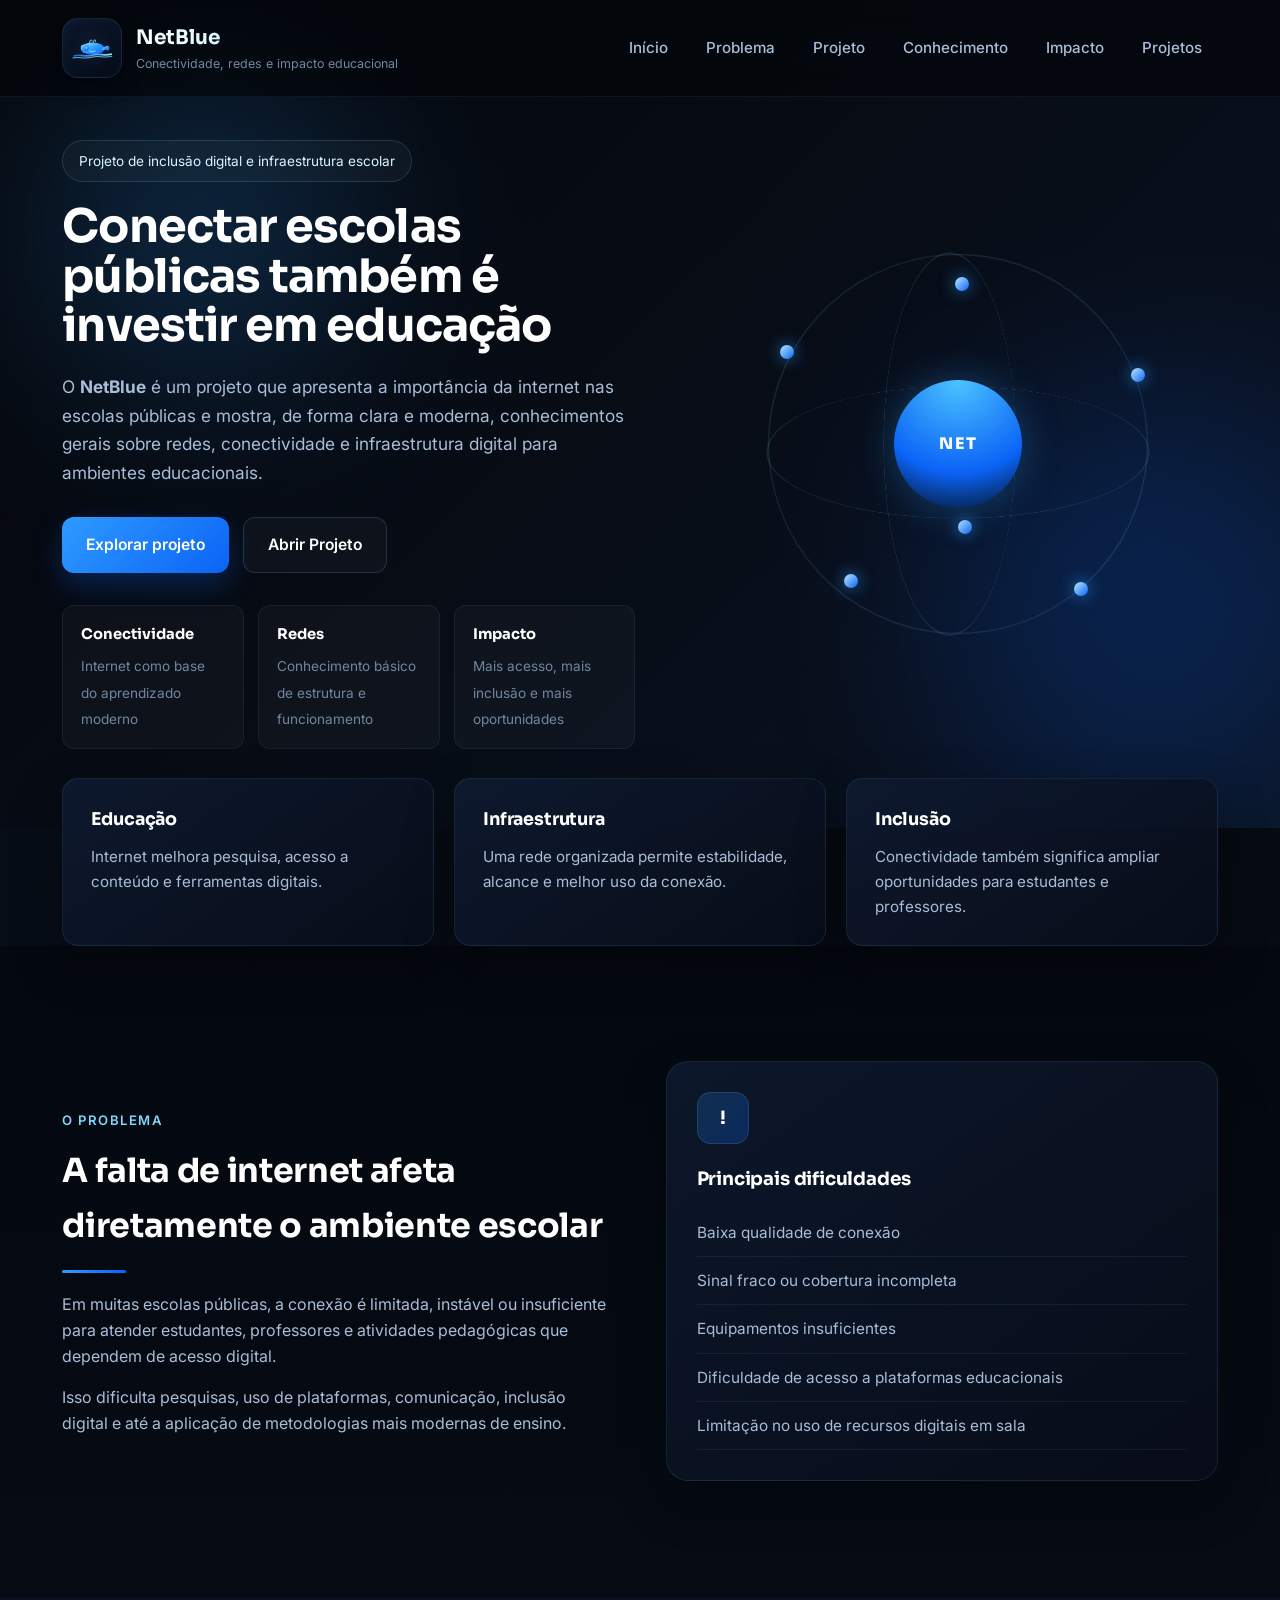
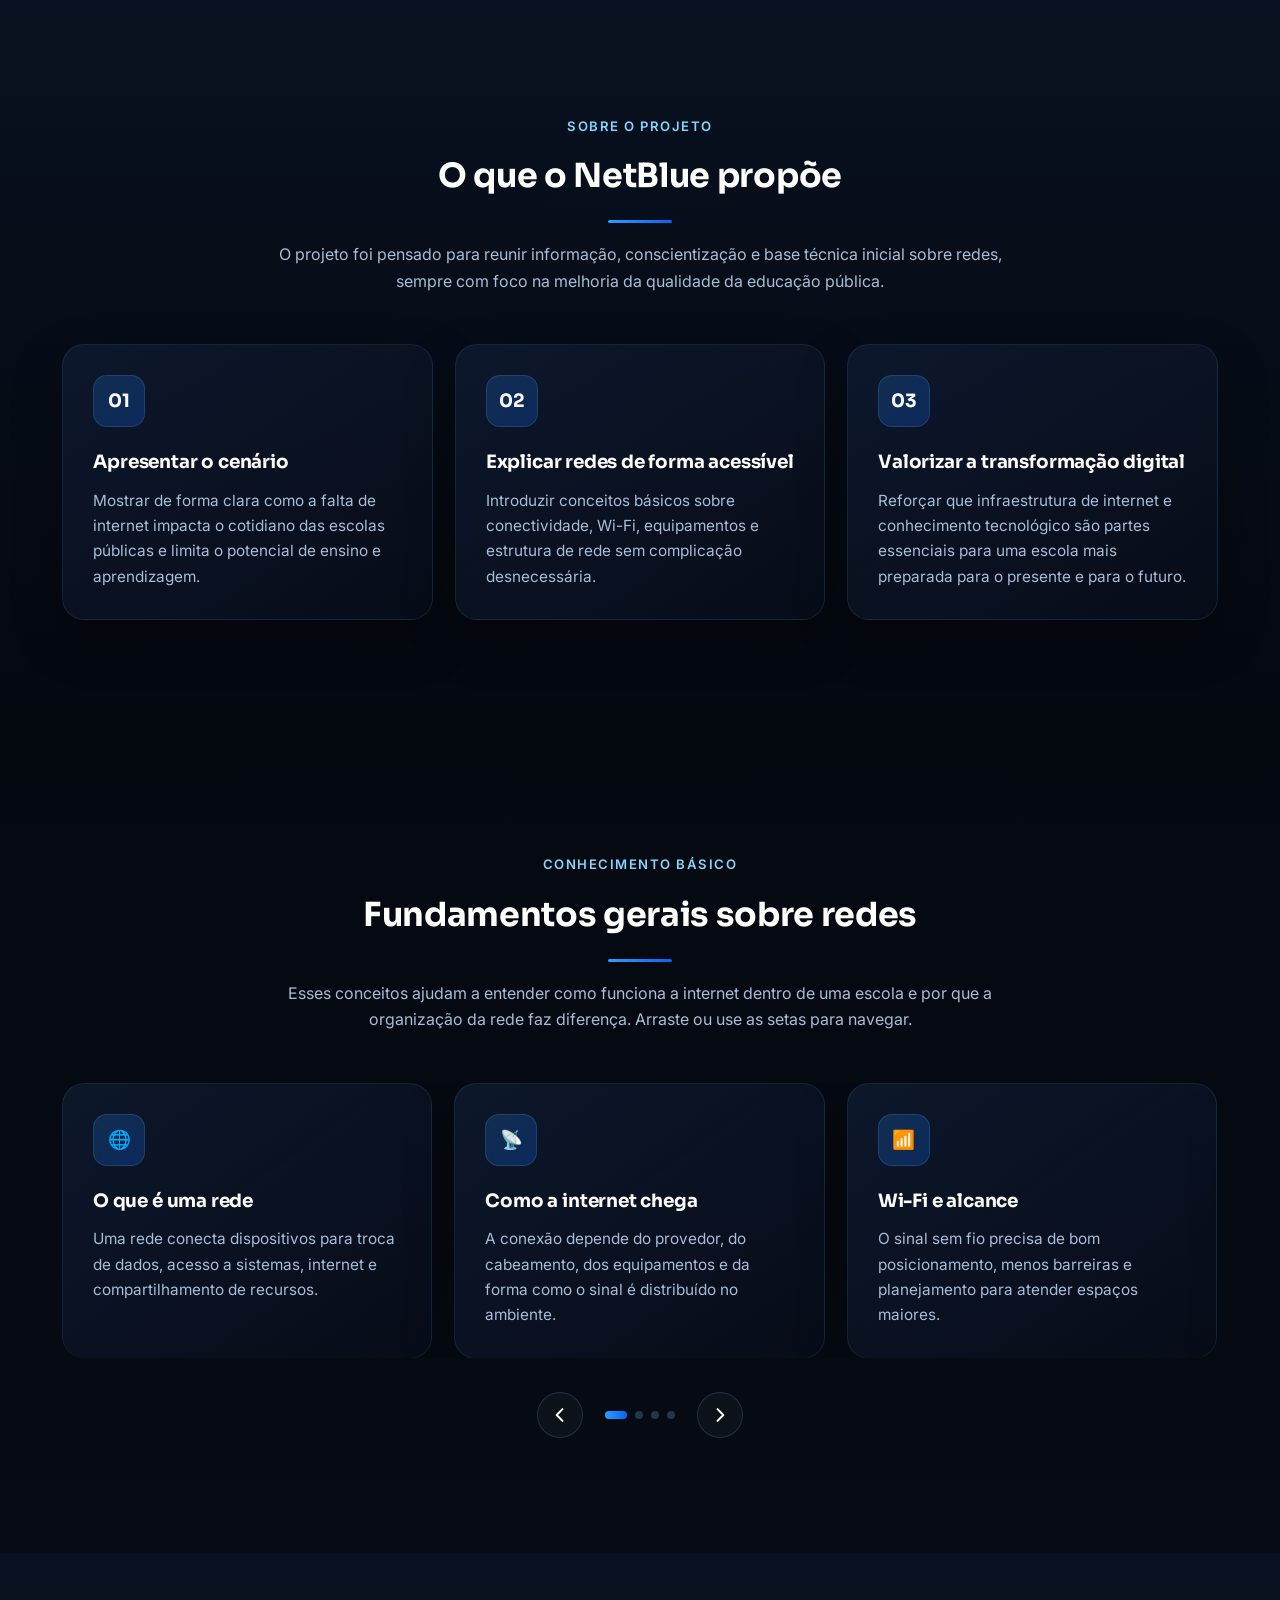
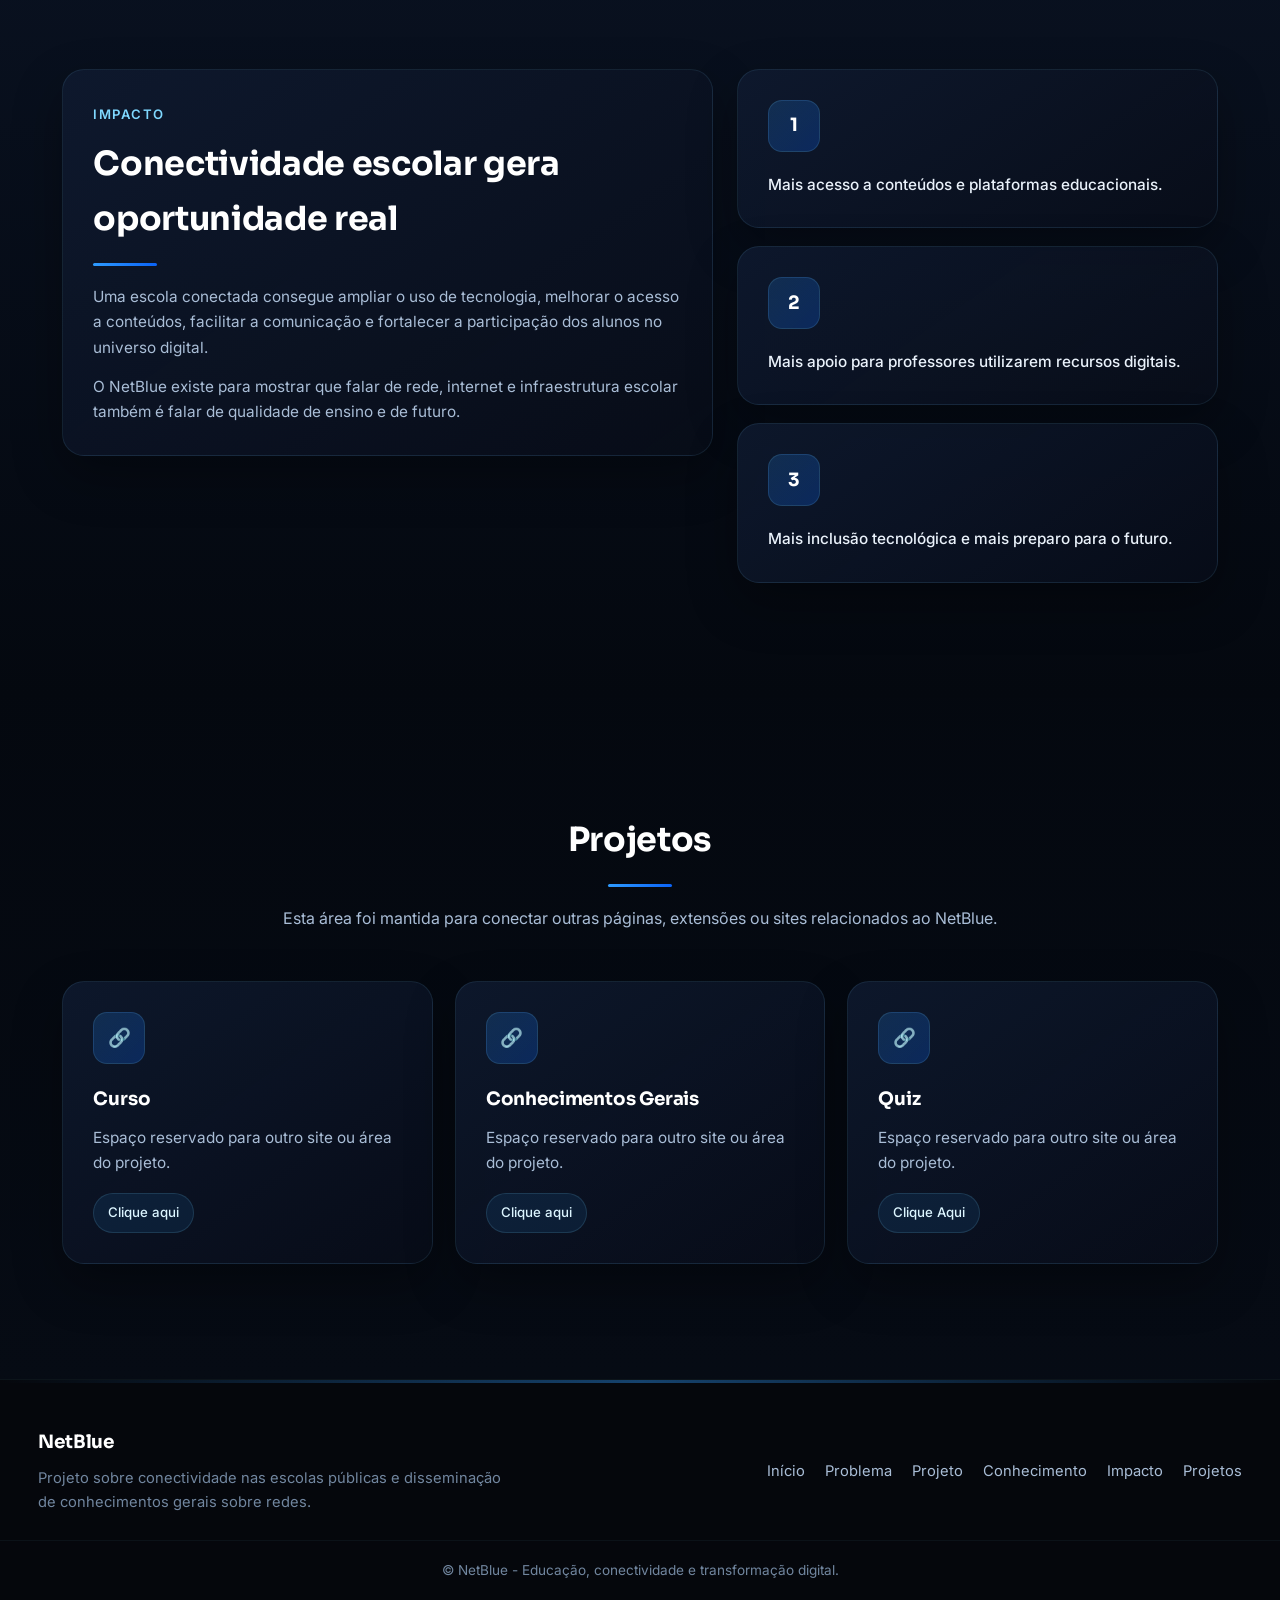
<file: html/index.html>
<!DOCTYPE html>
<html lang="pt-BR">
<head>
  <meta charset="UTF-8" />
  <meta name="viewport" content="width=device-width, initial-scale=1.0" />
  <title>NetBlue | Internet e Redes para Escolas Públicas</title>
  <meta
    name="description"
    content="NetBlue é um projeto sobre conectividade nas escolas públicas e conhecimentos gerais sobre redes."/>
  <link rel="preconnect" href="https://fonts.googleapis.com">
  <link rel="preconnect" href="https://fonts.gstatic.com" crossorigin>
  <link href="https://fonts.googleapis.com/css2?family=Sora:wght@400;600;700;800&family=Inter:wght@400;500;600;700&display=swap" rel="stylesheet">
  <link rel="stylesheet" href="../css/style.css" />
</head>
<body>
  <header class="navbar" id="topo">
    <div class="container nav-container">
      <a href="#inicio" class="brand">
        <div class="logo-wrap">
          <svg viewBox="0 0 140 80" class="logo-svg" xmlns="http://www.w3.org/2000/svg">
            <defs>
              <linearGradient id="whaleGradient" x1="0%" y1="0%" x2="100%" y2="100%">
                <stop offset="0%" stop-color="#8ee8ff"/>
                <stop offset="50%" stop-color="#2e9bff"/>
                <stop offset="100%" stop-color="#0b63f6"/>
              </linearGradient>
              <linearGradient id="waveGradient" x1="0%" y1="0%" x2="100%" y2="0%">
                <stop offset="0%" stop-color="#0b63f6"/>
                <stop offset="100%" stop-color="#7ce3ff"/>
              </linearGradient>
            </defs>

            <ellipse cx="72" cy="42" rx="34" ry="18" fill="url(#whaleGradient)" />
            <ellipse cx="49" cy="40" rx="12" ry="10" fill="url(#whaleGradient)" />
            <path d="M100 41 C114 29, 126 31, 118 49 C113 45, 108 43, 100 48 Z" fill="url(#whaleGradient)" />
            <circle cx="54" cy="39" r="2.3" fill="#fff" />
            <circle cx="54.7" cy="39" r="1" fill="#07111d" />
            <path d="M63 49 C68 52, 74 52, 79 49" stroke="#e8fbff" stroke-width="2" fill="none" stroke-linecap="round"/>
            <path d="M63 24 C65 16, 68 12, 70 20" stroke="#9cefff" stroke-width="2.5" fill="none" stroke-linecap="round"/>
            <path d="M74 23 C76 15, 80 12, 80 21" stroke="#9cefff" stroke-width="2.5" fill="none" stroke-linecap="round"/>
            <path d="M18 63 C35 57, 52 67, 71 61 C90 55, 108 64, 126 58" stroke="url(#waveGradient)" stroke-width="5" fill="none" stroke-linecap="round"/>
            <path d="M14 69 C31 64, 49 73, 69 67 C88 61, 108 70, 128 64" stroke="#9beeff" stroke-width="3" fill="none" stroke-linecap="round" opacity="0.7"/>
          </svg>
        </div>

        <div class="brand-text">
          <strong>NetBlue</strong>
          <span>Conectividade, redes e impacto educacional</span>
        </div>
      </a>

      <button class="menu-toggle" id="menuToggle" aria-label="Abrir menu" aria-expanded="false">
        <span></span>
        <span></span>
        <span></span>
      </button>

      <nav class="nav-menu" id="navMenu">
        <a href="#inicio">Início</a>
        <a href="#problema">Problema</a>
        <a href="#projeto">Projeto</a>
        <a href="#conhecimento">Conhecimento</a>
        <a href="#impacto">Impacto</a>
        <a href="#index-links">Projetos</a>
      </nav>
    </div>
  </header>

  <main>
    <section class="hero" id="inicio">
      <div class="hero-glow glow-left"></div>
      <div class="hero-glow glow-right"></div>

      <div class="container hero-grid">
        <div class="hero-content reveal">
          <span class="hero-badge">Projeto de inclusão digital e infraestrutura escolar</span>
          <h1>
            Conectar escolas públicas também é investir em educação
          </h1>
          <p class="hero-text">
            O <strong>NetBlue</strong> é um projeto que apresenta a importância da internet nas escolas públicas
            e mostra, de forma clara e moderna, conhecimentos gerais sobre redes, conectividade
            e infraestrutura digital para ambientes educacionais.
          </p>

          <div class="hero-actions">
            <a href="#projeto" class="btn btn-primary">Explorar projeto</a>
            <a href="#index-links" class="btn btn-secondary">Abrir Projeto</a>
          </div>

          <div class="hero-mini-cards">
            <div class="mini-card">
              <strong>Conectividade</strong>
              <span>Internet como base do aprendizado moderno</span>
            </div>
            <div class="mini-card">
              <strong>Redes</strong>
              <span>Conhecimento básico de estrutura e funcionamento</span>
            </div>
            <div class="mini-card">
              <strong>Impacto</strong>
              <span>Mais acesso, mais inclusão e mais oportunidades</span>
            </div>
          </div>
        </div>

        <div class="hero-visual reveal">
          <div class="network-visual" id="networkVisual">
            <div class="ring ring-1"></div>
            <div class="ring ring-2"></div>
            <div class="ring ring-3"></div>

            <div class="node node-1"></div>
            <div class="node node-2"></div>
            <div class="node node-3"></div>
            <div class="node node-4"></div>
            <div class="node node-5"></div>
            <div class="node node-6"></div>

            <div class="center-core">
              <span>NET</span>
            </div>
          </div>
        </div>
      </div>
    </section>

    <section class="stats-section">
      <div class="container stats-grid reveal">
        <div class="stat-card">
          <h3>Educação</h3>
          <p>Internet melhora pesquisa, acesso a conteúdo e ferramentas digitais.</p>
        </div>
        <div class="stat-card">
          <h3>Infraestrutura</h3>
          <p>Uma rede organizada permite estabilidade, alcance e melhor uso da conexão.</p>
        </div>
        <div class="stat-card">
          <h3>Inclusão</h3>
          <p>Conectividade também significa ampliar oportunidades para estudantes e professores.</p>
        </div>
      </div>
    </section>

    <section class="section section-dark" id="problema">
      <div class="container section-grid reverse">
        <div class="section-copy reveal">
          <span class="section-label">O problema</span>
          <h2>A falta de internet afeta diretamente o ambiente escolar</h2>
          <div class="divider left"></div>
          <p>
            Em muitas escolas públicas, a conexão é limitada, instável ou insuficiente para atender
            estudantes, professores e atividades pedagógicas que dependem de acesso digital.
          </p>
          <p>
            Isso dificulta pesquisas, uso de plataformas, comunicação, inclusão digital
            e até a aplicação de metodologias mais modernas de ensino.
          </p>
        </div>

        <div class="section-panel reveal">
          <div class="panel-icon">!</div>
          <h3>Principais dificuldades</h3>
          <ul>
            <li>Baixa qualidade de conexão</li>
            <li>Sinal fraco ou cobertura incompleta</li>
            <li>Equipamentos insuficientes</li>
            <li>Dificuldade de acesso a plataformas educacionais</li>
            <li>Limitação no uso de recursos digitais em sala</li>
          </ul>
        </div>
      </div>
    </section>

    <section class="section section-gradient" id="projeto">
      <div class="container">
        <div class="section-header reveal">
          <span class="section-label">Sobre o projeto</span>
          <h2>O que o NetBlue propõe</h2>
          <div class="divider"></div>
          <p>
            O projeto foi pensado para reunir informação, conscientização e base técnica inicial
            sobre redes, sempre com foco na melhoria da qualidade da educação pública.
          </p>
        </div>

        <div class="card-grid three-cols">
          <article class="glass-card reveal">
            <div class="card-icon">01</div>
            <h3>Apresentar o cenário</h3>
            <p>
              Mostrar de forma clara como a falta de internet impacta o cotidiano das escolas públicas
              e limita o potencial de ensino e aprendizagem.
            </p>
          </article>

          <article class="glass-card reveal">
            <div class="card-icon">02</div>
            <h3>Explicar redes de forma acessível</h3>
            <p>
              Introduzir conceitos básicos sobre conectividade, Wi-Fi, equipamentos e estrutura
              de rede sem complicação desnecessária.
            </p>
          </article>

          <article class="glass-card reveal">
            <div class="card-icon">03</div>
            <h3>Valorizar a transformação digital</h3>
            <p>
              Reforçar que infraestrutura de internet e conhecimento tecnológico são partes essenciais
              para uma escola mais preparada para o presente e para o futuro.
            </p>
          </article>
        </div>
      </div>
    </section>

    <section class="section section-dark" id="conhecimento">
      <div class="container">
        <div class="section-header reveal">
          <span class="section-label">Conhecimento básico</span>
          <h2>Fundamentos gerais sobre redes</h2>
          <div class="divider"></div>
          <p>
            Esses conceitos ajudam a entender como funciona a internet dentro de uma escola
            e por que a organização da rede faz diferença. Arraste ou use as setas para navegar.
          </p>
        </div>

        <div class="carousel reveal" id="fundamentosCarousel">
          <div class="carousel-viewport">
            <div class="carousel-track" id="fundamentosTrack">
              <article class="glass-card carousel-slide">
                <div class="emoji-icon">🌐</div>
                <h3>O que é uma rede</h3>
                <p>
                  Uma rede conecta dispositivos para troca de dados, acesso a sistemas,
                  internet e compartilhamento de recursos.
                </p>
              </article>

              <article class="glass-card carousel-slide">
                <div class="emoji-icon">📡</div>
                <h3>Como a internet chega</h3>
                <p>
                  A conexão depende do provedor, do cabeamento, dos equipamentos e da forma
                  como o sinal é distribuído no ambiente.
                </p>
              </article>

              <article class="glass-card carousel-slide">
                <div class="emoji-icon">📶</div>
                <h3>Wi-Fi e alcance</h3>
                <p>
                  O sinal sem fio precisa de bom posicionamento, menos barreiras e planejamento
                  para atender espaços maiores.
                </p>
              </article>

              <article class="glass-card carousel-slide">
                <div class="emoji-icon">🖧</div>
                <h3>Equipamentos principais</h3>
                <p>
                  Modem, roteador, switch e access point fazem parte da estrutura básica
                  de uma rede funcional.
                </p>
              </article>

              <article class="glass-card carousel-slide">
                <div class="emoji-icon">⚡</div>
                <h3>Estabilidade e desempenho</h3>
                <p>
                  Não basta ter internet disponível; ela precisa ser estável e suficiente
                  para vários acessos ao mesmo tempo.
                </p>
              </article>

              <article class="glass-card carousel-slide">
                <div class="emoji-icon">🔒</div>
                <h3>Segurança básica</h3>
                <p>
                  Redes escolares precisam de organização, controle de acesso e boas práticas
                  para manter o ambiente digital mais seguro.
                </p>
              </article>
            </div>
          </div>

          <div class="carousel-controls">
            <button class="carousel-arrow" id="carouselPrev" aria-label="Slide anterior">
              <svg viewBox="0 0 24 24" width="20" height="20"><path d="M15 5l-7 7 7 7" fill="none" stroke="currentColor" stroke-width="2.4" stroke-linecap="round" stroke-linejoin="round"/></svg>
            </button>
            <div class="carousel-dots" id="carouselDots"></div>
            <button class="carousel-arrow" id="carouselNext" aria-label="Próximo slide">
              <svg viewBox="0 0 24 24" width="20" height="20"><path d="M9 5l7 7-7 7" fill="none" stroke="currentColor" stroke-width="2.4" stroke-linecap="round" stroke-linejoin="round"/></svg>
            </button>
          </div>
        </div>
      </div>
    </section>

    <section class="section section-gradient" id="impacto">
      <div class="container impact-layout">
        <div class="impact-main glass-card reveal">
          <span class="section-label">Impacto</span>
          <h2>Conectividade escolar gera oportunidade real</h2>
          <div class="divider left"></div>
          <p>
            Uma escola conectada consegue ampliar o uso de tecnologia, melhorar o acesso a conteúdos,
            facilitar a comunicação e fortalecer a participação dos alunos no universo digital.
          </p>
          <p>
            O NetBlue existe para mostrar que falar de rede, internet e infraestrutura escolar
            também é falar de qualidade de ensino e de futuro.
          </p>
        </div>

        <div class="impact-side">
          <article class="glass-card reveal">
            <div class="card-icon">1</div>
            <p>Mais acesso a conteúdos e plataformas educacionais.</p>
          </article>

          <article class="glass-card reveal">
            <div class="card-icon">2</div>
            <p>Mais apoio para professores utilizarem recursos digitais.</p>
          </article>

          <article class="glass-card reveal">
            <div class="card-icon">3</div>
            <p>Mais inclusão tecnológica e mais preparo para o futuro.</p>
          </article>
        </div>
      </div>
    </section>

    <section class="section section-dark" id="index-links">
      <div class="container">
        <div class="section-header reveal">
          <h2>Projetos</h2>
          <div class="divider"></div>
          <p>
            Esta área foi mantida para conectar outras páginas, extensões ou sites relacionados ao NetBlue.
          </p>
        </div>

        <div class="card-grid three-cols">
          <a href="../html/video.html" class="glass-card link-card reveal">
            <div class="emoji-icon">🔗</div>
            <h3>Curso</h3>
            <p>Espaço reservado para outro site ou área do projeto.</p>
            <span class="link-pill">Clique aqui</span>
          </a>

          <a href="../html/curso.html" class="glass-card link-card reveal">
            <div class="emoji-icon">🔗</div>
            <h3>Conhecimentos Gerais</h3>
            <p>Espaço reservado para outro site ou área do projeto.</p>
            <span class="link-pill">Clique aqui</span>
          </a>

          <a href="../html/quiz.html" class="glass-card link-card reveal">
            <div class="emoji-icon">🔗</div>
            <h3>Quiz</h3>
            <p>Espaço reservado para outro site ou área do projeto.</p>
            <span class="link-pill">Clique Aqui</span>
          </a>
        </div>
      </div>
    </section>
  </main>

  <footer class="footer">
    <div class="footer-top-line"></div>
    <div class="container footer-content">
      <div class="footer-brand">
        <h3>NetBlue</h3>
        <p>
          Projeto sobre conectividade nas escolas públicas e disseminação de conhecimentos gerais sobre redes.
        </p>
      </div>

      <nav class="footer-nav">
        <a href="#inicio">Início</a>
        <a href="#problema">Problema</a>
        <a href="#projeto">Projeto</a>
        <a href="#conhecimento">Conhecimento</a>
        <a href="#impacto">Impacto</a>
        <a href="#index-links">Projetos</a>
      </nav>
    </div>

    <div class="footer-bottom">
      <p>© NetBlue - Educação, conectividade e transformação digital.</p>
    </div>
  </footer>

  <script src="../js/script.js"></script>
</body>
</html>
</file>
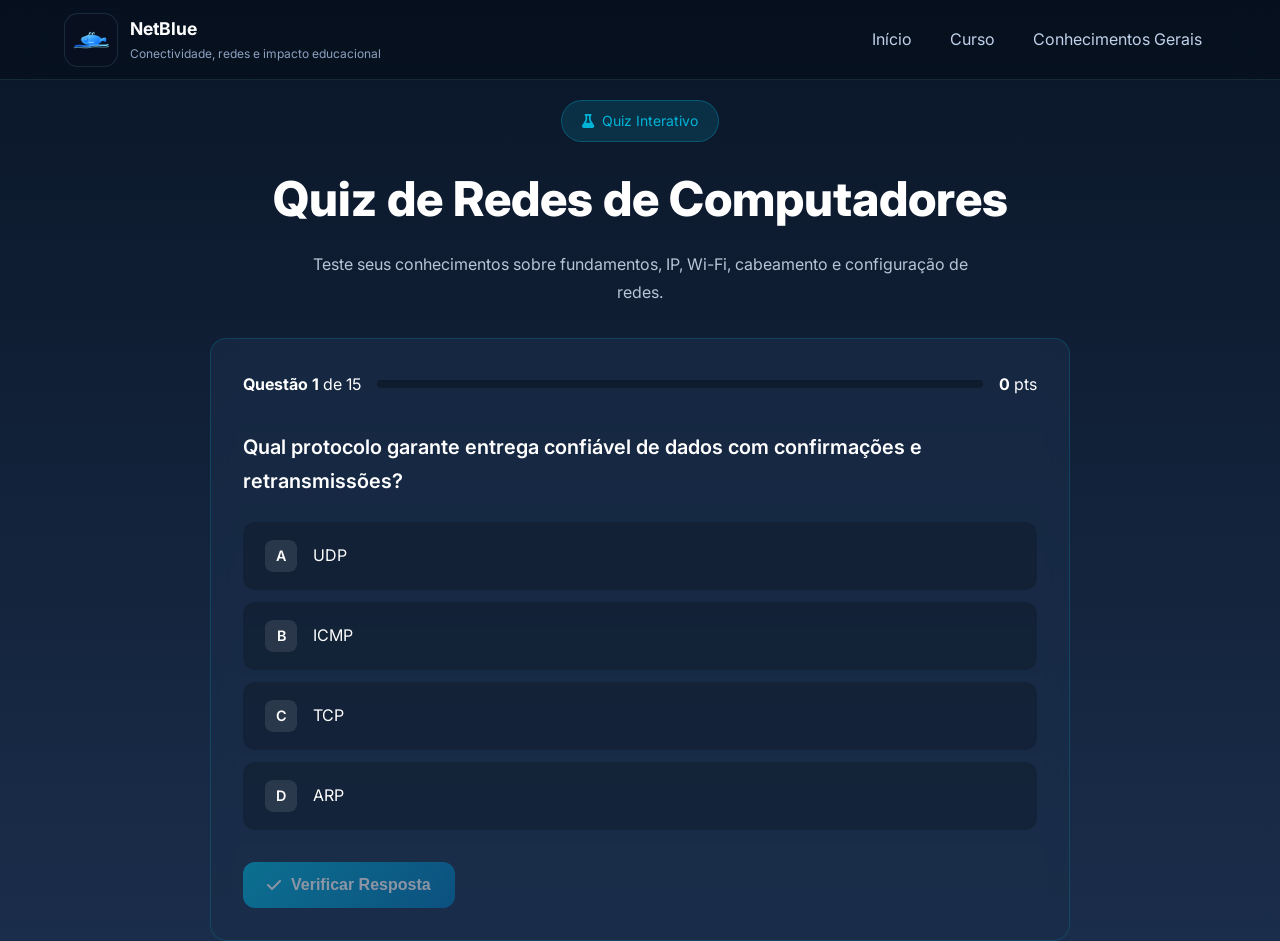
<file: html/quiz.html>
<!DOCTYPE html>
<html lang="pt-BR">
<head>
    <meta charset="UTF-8">
    <meta name="viewport" content="width=device-width, initial-scale=1.0">

    <title>Quiz de Redes de Computadores</title>

    <link
        href="https://fonts.googleapis.com/css2?family=Inter:wght@300;400;500;600;700;800&display=swap"
        rel="stylesheet"
    >

    <link
        rel="stylesheet"
        href="https://cdnjs.cloudflare.com/ajax/libs/font-awesome/6.4.0/css/all.min.css"
    >
<link rel="stylesheet" href="../css/quiz.css">
</head>

<body>

    <header class="navbar" id="topo">
        <div class="container nav-container">

            <a href="../html/index.html" class="brand">

            <div class="logo-wrap">
              <img src="../imagem/logo.png" alt="Logo NetBlue" class="logo-img">
            </div>

                <div class="brand-text">
                    <strong>NetBlue</strong>
                    <span>Conectividade, redes e impacto educacional</span>
                </div>

            </a>

            <button
                class="menu-toggle"
                id="menuToggle"
                aria-label="Abrir menu"
                type="button"
            >
                <span></span>
                <span></span>
                <span></span>
            </button>

            <nav class="nav-menu" id="navMenu">
                <a href="../html/index.html">Início</a>
                <a href="../html/video/html">Curso</a>
                <a href="../html/curso.html">Conhecimentos Gerais</a>
            </nav>

        </div>
    </header>


    <main class="page">

        <div class="header">

            <div class="badge">
                <i class="fas fa-flask"></i>
                Quiz Interativo
            </div>

            <h1>Quiz de Redes de Computadores</h1>

            <p class="subtitle">
                Teste seus conhecimentos sobre fundamentos, IP, Wi-Fi,
                cabeamento e configuração de redes.
            </p>

        </div>

        <div class="quiz-container" id="quizContainer"></div>

    </main>


    <script src="../js/quiz.js"></script>

</body>
</html>
</file>
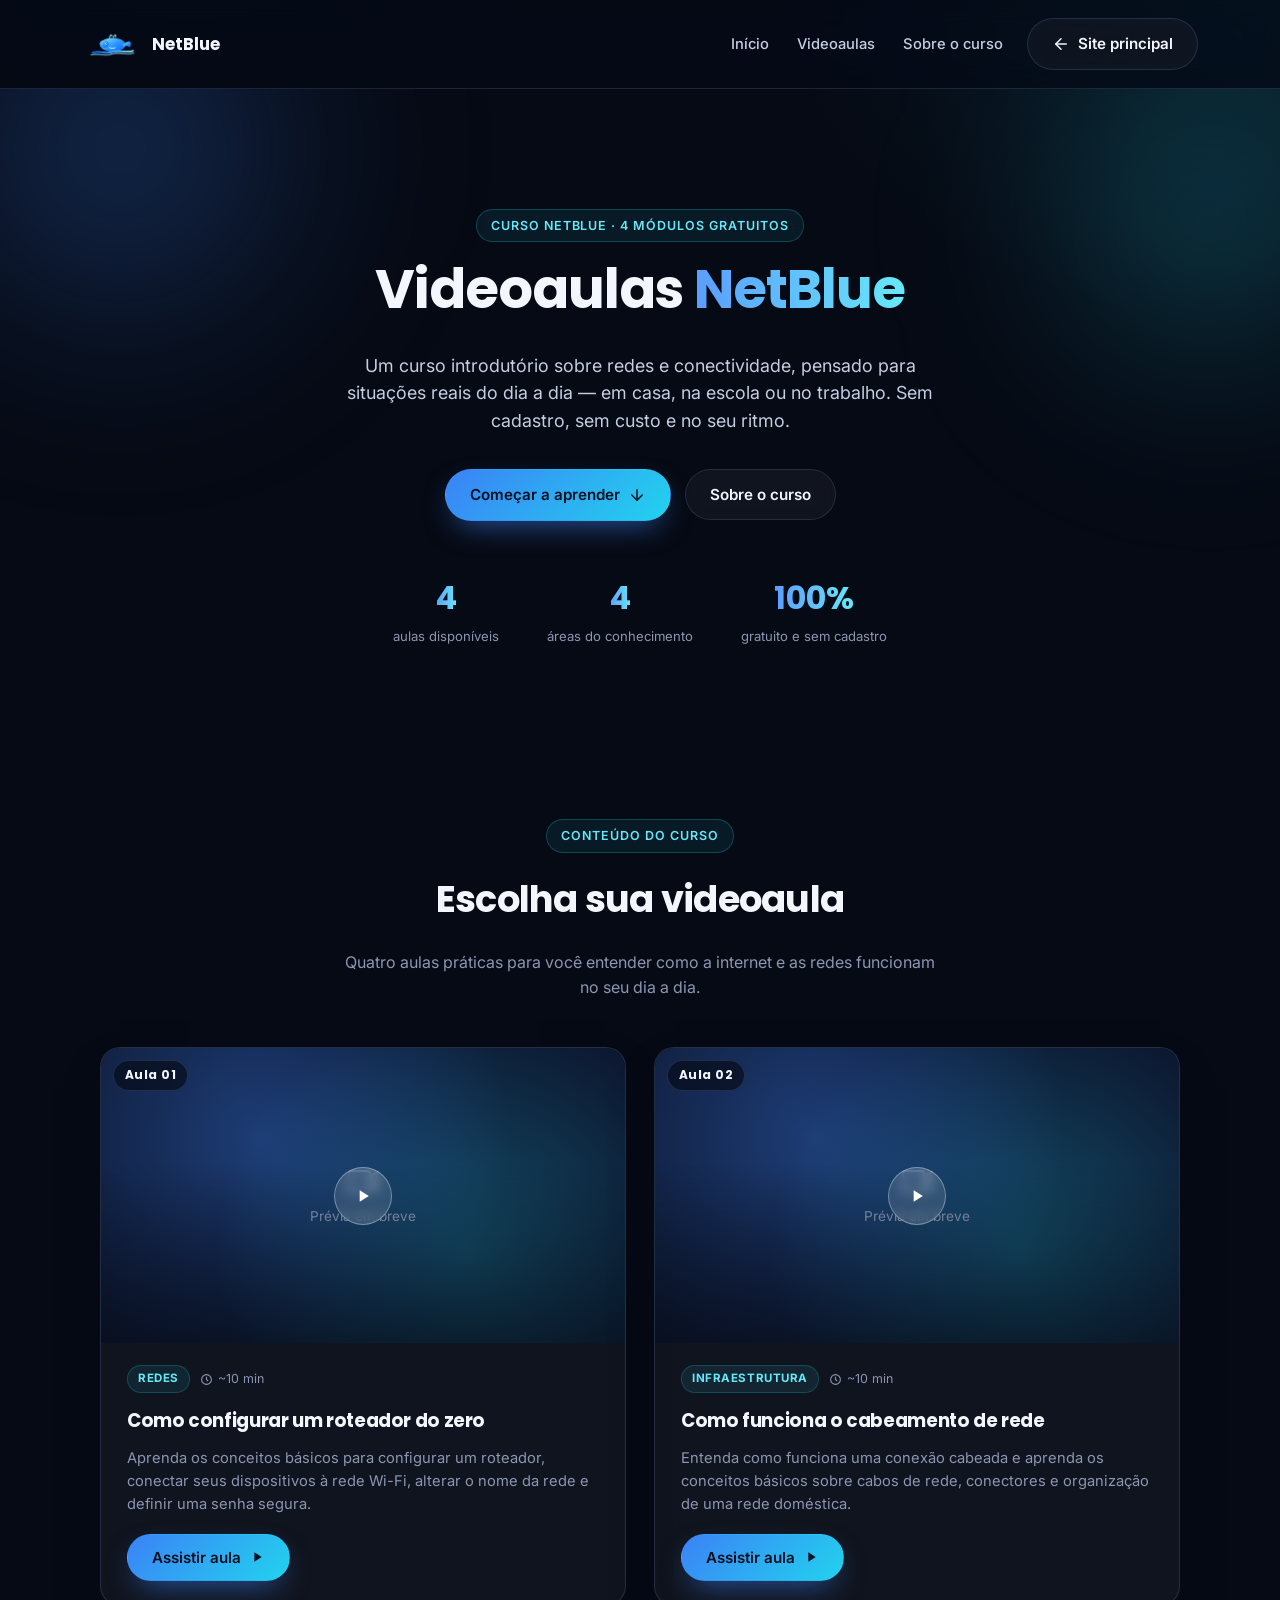
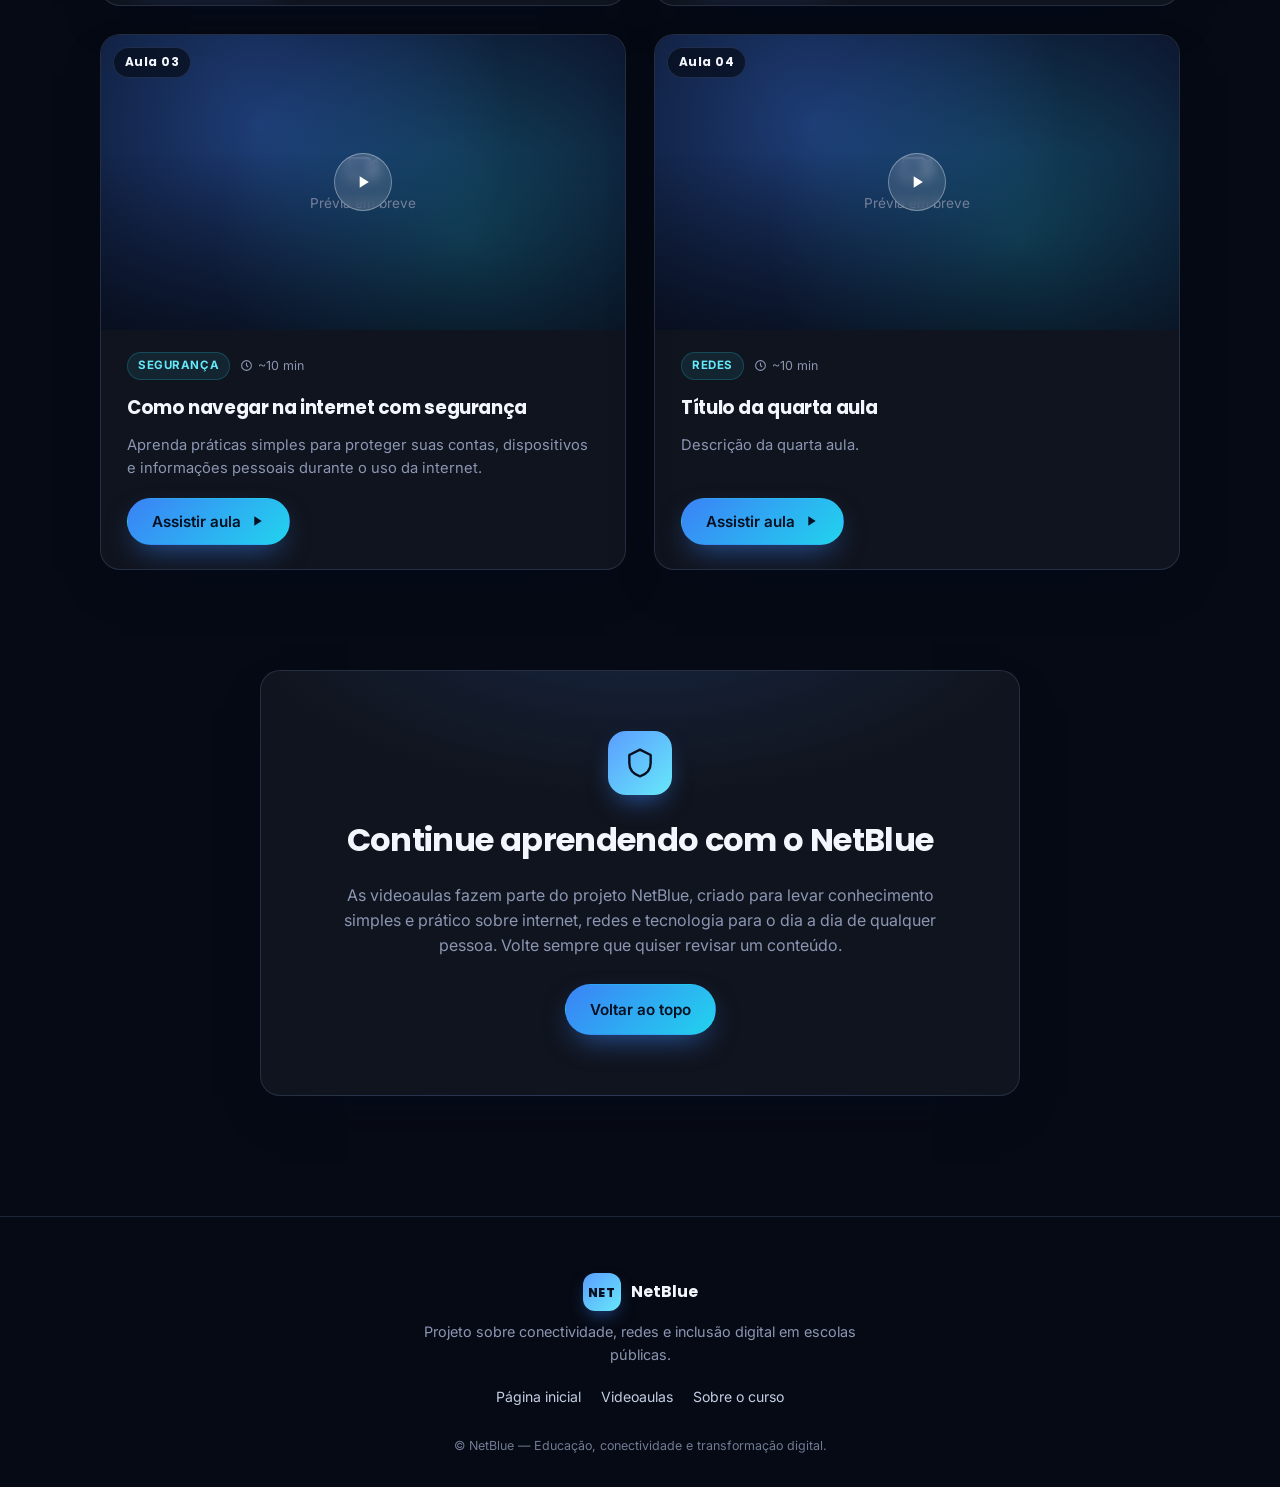
<file: html/video.html>
<!DOCTYPE html>
<html lang="pt-BR">

<head>
    <meta charset="UTF-8">
    <meta name="viewport" content="width=device-width, initial-scale=1.0">

    <meta name="description"
        content="Videoaulas NetBlue — curso gratuito sobre redes, cabeamento, segurança na internet e fundamentos de conectividade.">

    <title>Videoaulas NetBlue | Curso de Redes e Conectividade</title>

    <!-- Google Fonts -->
    <link rel="preconnect" href="https://fonts.googleapis.com">
    <link rel="preconnect" href="https://fonts.gstatic.com" crossorigin>

    <link
        href="https://fonts.googleapis.com/css2?family=Poppins:wght@500;600;700;800&family=Inter:wght@400;500;600&display=swap"
        rel="stylesheet">

    <link rel="stylesheet" href="../css/video.css">
</head>

<body>

    <!-- ================= HEADER ================= -->

    <header class="site-header" id="topo">

        <div class="header-inner">

            <a href="https://rodrigo-site.github.io/netblue/html/index.html"
                class="brand"
                aria-label="Voltar para a página inicial do NetBlue">

                <div class="logo-icon">
                    <img src="../imagem/logo.png"
                        alt="Logo do Curso de Redes de Computadores"
                        class="logo-img">
                </div>

                <span class="brand-name">NetBlue</span>

            </a>


            <nav class="main-nav" aria-label="Navegação principal">

                <a href="#topo">Início</a>

                <a href="#aulas">Videoaulas</a>

                <a href="#sobre">Sobre o curso</a>

            </nav>


            <a href="https://rodrigo-site.github.io/netblue/html/index.html"
                class="btn btn-ghost btn-back">

                <svg viewBox="0 0 24 24"
                    width="18"
                    height="18"
                    fill="none"
                    stroke="currentColor"
                    stroke-width="2"
                    stroke-linecap="round"
                    stroke-linejoin="round"
                    aria-hidden="true">

                    <path d="M19 12H5" />
                    <path d="M12 19l-7-7 7-7" />

                </svg>

                <span>Site principal</span>

            </a>


            <button class="nav-toggle"
                id="navToggle"
                aria-label="Abrir menu"
                aria-expanded="false">

                <span></span>
                <span></span>
                <span></span>

            </button>

        </div>

    </header>


    <!-- ================= HERO ================= -->

    <section class="hero">

        <div class="hero-glow hero-glow-a" aria-hidden="true"></div>
        <div class="hero-glow hero-glow-b" aria-hidden="true"></div>


        <div class="hero-inner">

            <span class="eyebrow">
                Curso NetBlue · 4 módulos gratuitos
            </span>


            <h1>
                Videoaulas
                <span class="text-gradient">NetBlue</span>
            </h1>


            <p class="hero-subtitle">
                Um curso introdutório sobre redes e conectividade,
                pensado para situações reais do dia a dia — em casa,
                na escola ou no trabalho. Sem cadastro, sem custo e
                no seu ritmo.
            </p>


            <div class="hero-actions">

                <a href="#aulas"
                    class="btn btn-primary"
                    id="btnComecar">

                    Começar a aprender

                    <svg viewBox="0 0 24 24"
                        width="18"
                        height="18"
                        fill="none"
                        stroke="currentColor"
                        stroke-width="2"
                        stroke-linecap="round"
                        stroke-linejoin="round"
                        aria-hidden="true">

                        <path d="M12 5v14" />
                        <path d="M19 12l-7 7-7-7" />

                    </svg>

                </a>


                <a href="#sobre"
                    class="btn btn-ghost">

                    Sobre o curso

                </a>

            </div>


            <div class="hero-stats" role="list">

                <div class="stat" role="listitem">
                    <strong>4</strong>
                    <span>aulas disponíveis</span>
                </div>

                <div class="stat" role="listitem">
                    <strong>4</strong>
                    <span>áreas do conhecimento</span>
                </div>

                <div class="stat" role="listitem">
                    <strong>100%</strong>
                    <span>gratuito e sem cadastro</span>
                </div>

            </div>

        </div>

    </section>


    <main>

        <!-- ================= VIDEOAULAS ================= -->

        <section class="lessons" id="aulas">

            <div class="section-head">

                <span class="eyebrow">
                    Conteúdo do curso
                </span>

                <h2>
                    Escolha sua videoaula
                </h2>

                <p>
                    Quatro aulas práticas para você entender
                    como a internet e as redes funcionam no
                    seu dia a dia.
                </p>

            </div>


            <!-- ================= GRID DOS 4 VÍDEOS ================= -->

            <div class="lessons-grid" id="lessonsGrid">


                <!-- ================= AULA 01 ================= -->

                <article class="lesson-card"
                    data-youtube="https://youtu.be/_ZD9Q0BV7Eg">

                    <div class="lesson-thumb"
                        role="button"
                        tabindex="0"
                        aria-label="Assistir Aula 01: Como configurar um roteador do zero">

                        <span class="lesson-number-badge">
                            Aula 01
                        </span>

                    </div>


                    <div class="lesson-body">

                        <div class="lesson-meta">

                            <span class="lesson-category">
                                Redes
                            </span>


                            <span class="lesson-duration">

                                <svg width="13"
                                    height="13"
                                    viewBox="0 0 24 24"
                                    fill="none"
                                    stroke="currentColor"
                                    stroke-width="2"
                                    aria-hidden="true">

                                    <circle cx="12" cy="12" r="9" />
                                    <path d="M12 7v5l3 3" />

                                </svg>

                                ~10 min

                            </span>

                        </div>


                        <h3>
                            Como configurar um roteador do zero
                        </h3>


                        <p>
                            Aprenda os conceitos básicos para configurar
                            um roteador, conectar seus dispositivos à rede
                            Wi-Fi, alterar o nome da rede e definir uma
                            senha segura.
                        </p>


                        <button class="btn btn-primary lesson-watch"
                            type="button">

                            Assistir aula

                            <svg width="16"
                                height="16"
                                viewBox="0 0 24 24"
                                fill="none"
                                stroke="currentColor"
                                stroke-width="2"
                                stroke-linecap="round"
                                stroke-linejoin="round"
                                aria-hidden="true">

                                <path d="M8 5v14l11-7z"
                                    fill="currentColor"
                                    stroke="none" />

                            </svg>

                        </button>

                    </div>

                </article>


                <!-- ================= AULA 02 ================= -->

                <article class="lesson-card"
                    data-youtube="https://youtu.be/OT_5EjDfD6M">

                    <div class="lesson-thumb"
                        role="button"
                        tabindex="0"
                        aria-label="Assistir Aula 02: Como funciona o cabeamento de rede">

                        <span class="lesson-number-badge">
                            Aula 02
                        </span>

                    </div>


                    <div class="lesson-body">

                        <div class="lesson-meta">

                            <span class="lesson-category">
                                Infraestrutura
                            </span>


                            <span class="lesson-duration">

                                <svg width="13"
                                    height="13"
                                    viewBox="0 0 24 24"
                                    fill="none"
                                    stroke="currentColor"
                                    stroke-width="2"
                                    aria-hidden="true">

                                    <circle cx="12" cy="12" r="9" />
                                    <path d="M12 7v5l3 3" />

                                </svg>

                                ~10 min

                            </span>

                        </div>


                        <h3>
                            Como funciona o cabeamento de rede
                        </h3>


                        <p>
                            Entenda como funciona uma conexão cabeada
                            e aprenda os conceitos básicos sobre cabos
                            de rede, conectores e organização de uma
                            rede doméstica.
                        </p>


                        <button class="btn btn-primary lesson-watch"
                            type="button">

                            Assistir aula

                            <svg width="16"
                                height="16"
                                viewBox="0 0 24 24"
                                fill="none"
                                stroke="currentColor"
                                stroke-width="2"
                                stroke-linecap="round"
                                stroke-linejoin="round"
                                aria-hidden="true">

                                <path d="M8 5v14l11-7z"
                                    fill="currentColor"
                                    stroke="none" />

                            </svg>

                        </button>

                    </div>

                </article>


                <!-- ================= AULA 03 ================= -->

                <article class="lesson-card"
                    data-youtube="https://youtu.be/34irOXtwv88">

                    <div class="lesson-thumb"
                        role="button"
                        tabindex="0"
                        aria-label="Assistir Aula 03: Como navegar na internet com segurança">

                        <span class="lesson-number-badge">
                            Aula 03
                        </span>

                    </div>


                    <div class="lesson-body">

                        <div class="lesson-meta">

                            <span class="lesson-category">
                                Segurança
                            </span>


                            <span class="lesson-duration">

                                <svg width="13"
                                    height="13"
                                    viewBox="0 0 24 24"
                                    fill="none"
                                    stroke="currentColor"
                                    stroke-width="2"
                                    aria-hidden="true">

                                    <circle cx="12" cy="12" r="9" />
                                    <path d="M12 7v5l3 3" />

                                </svg>

                                ~10 min

                            </span>

                        </div>


                        <h3>
                            Como navegar na internet com segurança
                        </h3>


                        <p>
                            Aprenda práticas simples para proteger suas
                            contas, dispositivos e informações pessoais
                            durante o uso da internet.
                        </p>


                        <button class="btn btn-primary lesson-watch"
                            type="button">

                            Assistir aula

                            <svg width="16"
                                height="16"
                                viewBox="0 0 24 24"
                                fill="none"
                                stroke="currentColor"
                                stroke-width="2"
                                stroke-linecap="round"
                                stroke-linejoin="round"
                                aria-hidden="true">

                                <path d="M8 5v14l11-7z"
                                    fill="currentColor"
                                    stroke="none" />

                            </svg>

                        </button>

                    </div>

                </article>


                <!-- ================= AULA 04 ================= -->

                <article class="lesson-card"
                    data-youtube="COLOQUE_AQUI_O_LINK_DO_VIDEO_04">

                    <div class="lesson-thumb"
                        role="button"
                        tabindex="0"
                        aria-label="Assistir Aula 04">

                        <span class="lesson-number-badge">
                            Aula 04
                        </span>

                    </div>


                    <div class="lesson-body">

                        <div class="lesson-meta">

                            <span class="lesson-category">
                                Redes
                            </span>


                            <span class="lesson-duration">

                                <svg width="13"
                                    height="13"
                                    viewBox="0 0 24 24"
                                    fill="none"
                                    stroke="currentColor"
                                    stroke-width="2"
                                    aria-hidden="true">

                                    <circle cx="12" cy="12" r="9" />
                                    <path d="M12 7v5l3 3" />

                                </svg>

                                ~10 min

                            </span>

                        </div>


                        <h3>
                            Título da quarta aula
                        </h3>


                        <p>
                            Descrição da quarta aula.
                        </p>


                        <button class="btn btn-primary lesson-watch"
                            type="button">

                            Assistir aula

                            <svg width="16"
                                height="16"
                                viewBox="0 0 24 24"
                                fill="none"
                                stroke="currentColor"
                                stroke-width="2"
                                stroke-linecap="round"
                                stroke-linejoin="round"
                                aria-hidden="true">

                                <path d="M8 5v14l11-7z"
                                    fill="currentColor"
                                    stroke="none" />

                            </svg>

                        </button>

                    </div>

                </article>


            </div>

        </section>


        <!-- ================= SOBRE ================= -->

        <section class="about" id="sobre">

            <div class="about-card">

                <div class="about-icon" aria-hidden="true">

                    <svg viewBox="0 0 24 24"
                        width="32"
                        height="32"
                        fill="none"
                        stroke="currentColor"
                        stroke-width="1.8"
                        stroke-linecap="round"
                        stroke-linejoin="round">

                        <path d="M12 2l8 4v6c0 5-3.5 8.5-8 10-4.5-1.5-8-5-8-10V6l8-4z" />

                    </svg>

                </div>


                <h2>
                    Continue aprendendo com o NetBlue
                </h2>


                <p>
                    As videoaulas fazem parte do projeto NetBlue,
                    criado para levar conhecimento simples e prático
                    sobre internet, redes e tecnologia para o dia a
                    dia de qualquer pessoa. Volte sempre que quiser
                    revisar um conteúdo.
                </p>


                <a href="#topo"
                    class="btn btn-primary">

                    Voltar ao topo

                </a>

            </div>

        </section>

    </main>


    <!-- ================= MODAL DE VÍDEO ================= -->

    <div class="video-modal"
        id="videoModal"
        aria-hidden="true"
        role="dialog"
        aria-modal="true"
        aria-labelledby="modalTitle">

        <div class="video-modal-backdrop"
            id="modalBackdrop">
        </div>


        <div class="video-modal-content">

            <div class="video-modal-header">

                <div>

                    <span class="video-modal-tag"
                        id="modalCategory">

                        Categoria

                    </span>


                    <h3 id="modalTitle">
                        Título da aula
                    </h3>

                </div>


                <button class="modal-close"
                    id="modalClose"
                    aria-label="Fechar player">

                    <svg viewBox="0 0 24 24"
                        width="22"
                        height="22"
                        fill="none"
                        stroke="currentColor"
                        stroke-width="2"
                        stroke-linecap="round"
                        stroke-linejoin="round">

                        <path d="M18 6L6 18" />
                        <path d="M6 6l12 12" />

                    </svg>

                </button>

            </div>


            <div class="video-modal-player">

                <div class="player-frame"
                    id="playerFrame">
                </div>

            </div>

        </div>

    </div>


    <!-- ================= FOOTER ================= -->

    <footer class="site-footer">

        <div class="footer-inner">

            <div class="footer-brand">

                <span class="brand-mark">
                    NET
                </span>

                <span class="brand-name">
                    NetBlue
                </span>

            </div>


            <p>
                Projeto sobre conectividade, redes e inclusão
                digital em escolas públicas.
            </p>


            <div class="footer-links">

                <a href="https://rodrigo-site.github.io/netblue/html/index.html">
                    Página inicial
                </a>

                <a href="#aulas">
                    Videoaulas
                </a>

                <a href="#sobre">
                    Sobre o curso
                </a>

            </div>


            <p class="footer-copy">
                &copy; NetBlue — Educação, conectividade e
                transformação digital.
            </p>

        </div>

    </footer>


    <script src="../js/video.js"></script>

</body>

</html>
</file>
<file: css/style.css>
:root {
  --bg-1: #05070c;
  --bg-2: #0a1220;
  --bg-3: #101d33;
  --blue-1: #0b63f6;
  --blue-2: #2e9bff;
  --blue-3: #7fd8ff;
  --white: #ffffff;
  --text-1: #eaf2fb;
  --text-2: #a9bdd6;
  --text-3: #71869f;
  --line: rgba(127, 216, 255, 0.12);
  --card-bg: rgba(13, 22, 40, 0.7);
  --card-border: rgba(127, 216, 255, 0.1);
  --shadow-main: 0 20px 50px rgba(0, 0, 0, 0.32);
  --shadow-blue: 0 12px 30px rgba(11, 99, 246, 0.28);
  --radius-xl: 22px;
  --radius-lg: 16px;
  --radius-md: 12px;
  --transition: 0.3s ease;
  --font-display: "Sora", "Segoe UI", Arial, sans-serif;
  --font-body: "Inter", "Segoe UI", Arial, sans-serif;
  --container-max: 1400px;
}

* {
  margin: 0;
  padding: 0;
  box-sizing: border-box;
}

html {
  scroll-behavior: smooth;
}

body {
  font-family: var(--font-body);
  color: var(--white);
  line-height: 1.65;
  overflow-x: hidden;
  background:
    radial-gradient(circle at top left, rgba(46, 155, 255, 0.06), transparent 26%),
    radial-gradient(circle at bottom right, rgba(11, 99, 246, 0.09), transparent 32%),
    linear-gradient(180deg, #04060a 0%, #0a1220 50%, #05070c 100%);
}

h1, h2, h3, h4 {
  font-family: var(--font-display);
  font-weight: 700;
  letter-spacing: -0.01em;
}

a {
  color: inherit;
  text-decoration: none;
}

.container {
  width: min(var(--container-max), 94%);
  margin: 0 auto;
  padding-inline: clamp(0px, 2vw, 24px);
}

/* Scrollbar */
::-webkit-scrollbar {
  width: 10px;
}

::-webkit-scrollbar-track {
  background: var(--bg-2);
}

::-webkit-scrollbar-thumb {
  background: linear-gradient(180deg, var(--blue-2), var(--blue-1));
  border-radius: 999px;
}

/* Navbar */
.navbar {
  position: fixed;
  inset: 0 0 auto 0;
  z-index: 999;
  padding: 18px 0;
  background: rgba(4, 6, 10, 0.7);
  backdrop-filter: blur(16px);
  border-bottom: 1px solid rgba(127, 216, 255, 0.07);
  transition: var(--transition);
}

.navbar.scrolled {
  padding: 12px 0;
  background: rgba(4, 6, 10, 0.94);
  box-shadow: 0 10px 25px rgba(0, 0, 0, 0.28);
}

.nav-container {
  display: flex;
  justify-content: space-between;
  align-items: center;
  gap: 24px;
}

.brand {
  display: flex;
  align-items: center;
  gap: 14px;
}

.logo-wrap {
  width: 60px;
  height: 60px;
  flex-shrink: 0;
  display: grid;
  place-items: center;
  border-radius: 16px;
  background: linear-gradient(145deg, rgba(14, 24, 44, 0.95), rgba(5, 9, 18, 0.95));
  border: 1px solid rgba(127, 216, 255, 0.12);
  box-shadow: inset 0 0 16px rgba(46, 155, 255, 0.06), 0 8px 20px rgba(0, 0, 0, 0.28);
}

.logo-svg {
  width: 48px;
  height: 48px;
  filter: drop-shadow(0 0 12px rgba(46, 155, 255, 0.22));
}

.brand-text {
  display: flex;
  flex-direction: column;
}

.brand-text strong {
  font-family: var(--font-display);
  font-size: 1.25rem;
  font-weight: 700;
  background: linear-gradient(90deg, #ffffff, #8fe7ff);
  -webkit-background-clip: text;
  background-clip: text;
  -webkit-text-fill-color: transparent;
  color: transparent;
}

.brand-text span {
  font-size: 0.78rem;
  color: var(--text-3);
}

.nav-menu {
  display: flex;
  gap: 6px;
  align-items: center;
}

.nav-menu a {
  padding: 10px 16px;
  border-radius: 10px;
  color: var(--text-2);
  font-weight: 500;
  font-size: 0.95rem;
  position: relative;
  transition: var(--transition);
}

.nav-menu a:hover,
.nav-menu a:focus-visible {
  color: var(--white);
  background: rgba(46, 155, 255, 0.08);
}

.nav-menu a::after {
  content: "";
  position: absolute;
  left: 16px;
  right: 16px;
  bottom: 6px;
  height: 2px;
  background: var(--blue-2);
  transform: scaleX(0);
  transition: var(--transition);
}

.nav-menu a:hover::after {
  transform: scaleX(1);
}

.menu-toggle {
  display: none;
  background: transparent;
  border: 0;
  cursor: pointer;
  padding: 6px;
}

.menu-toggle span {
  display: block;
  width: 24px;
  height: 2px;
  margin: 5px 0;
  border-radius: 999px;
  background: white;
  transition: var(--transition);
}

/* Hero */
.hero {
  min-height: 92vh;
  padding-top: 120px;
  padding-bottom: 60px;
  display: flex;
  align-items: center;
  position: relative;
  overflow: hidden;
  background:
    linear-gradient(135deg, rgba(4, 6, 10, 0.98), rgba(10, 18, 32, 0.92)),
    linear-gradient(135deg, var(--bg-2), var(--bg-3));
}

.hero-glow {
  position: absolute;
  border-radius: 50%;
  filter: blur(100px);
  opacity: 0.22;
  pointer-events: none;
}

.glow-left {
  width: 320px;
  height: 320px;
  background: var(--blue-2);
  top: 8%;
  left: 3%;
}

.glow-right {
  width: 420px;
  height: 420px;
  background: var(--blue-1);
  right: -6%;
  bottom: 2%;
}

.hero-grid {
  display: grid;
  grid-template-columns: 1.05fr 0.95fr;
  gap: clamp(40px, 5vw, 90px);
  align-items: center;
  position: relative;
  z-index: 2;
}

.hero-badge {
  display: inline-block;
  padding: 9px 16px;
  margin-bottom: 20px;
  border-radius: 999px;
  font-size: 0.85rem;
  color: #d9f3ff;
  border: 1px solid rgba(127, 216, 255, 0.16);
  background: rgba(255, 255, 255, 0.03);
}

.hero-content h1 {
  font-size: clamp(2.6rem, 3.6vw, 4.4rem);
  line-height: 1.08;
  margin-bottom: 22px;
  letter-spacing: -0.02em;
}

.hero-text {
  font-size: 1.08rem;
  color: var(--text-2);
  max-width: 620px;
}

.hero-actions {
  display: flex;
  gap: 14px;
  flex-wrap: wrap;
  margin-top: 30px;
  margin-bottom: 32px;
}

.btn {
  padding: 14px 24px;
  border-radius: 12px;
  font-weight: 600;
  font-size: 0.98rem;
  transition: var(--transition);
  display: inline-flex;
  align-items: center;
  justify-content: center;
}

.btn-primary {
  background: linear-gradient(135deg, var(--blue-2), var(--blue-1));
  color: white;
  box-shadow: var(--shadow-blue);
}

.btn-primary:hover {
  transform: translateY(-3px);
  box-shadow: 0 16px 36px rgba(11, 99, 246, 0.36);
}

.btn-secondary {
  color: var(--white);
  border: 1px solid rgba(127, 216, 255, 0.16);
  background: rgba(255, 255, 255, 0.03);
}

.btn-secondary:hover {
  background: rgba(46, 155, 255, 0.08);
  transform: translateY(-3px);
}

.hero-mini-cards {
  display: grid;
  grid-template-columns: repeat(3, 1fr);
  gap: 14px;
}

.mini-card {
  padding: 16px 18px;
  border-radius: var(--radius-md);
  background: rgba(255, 255, 255, 0.03);
  border: 1px solid rgba(127, 216, 255, 0.08);
}

.mini-card strong {
  display: block;
  margin-bottom: 6px;
  font-size: 0.92rem;
  font-family: var(--font-display);
}

.mini-card span {
  color: var(--text-3);
  font-size: 0.85rem;
}

/* Network visual */
.hero-visual {
  display: flex;
  justify-content: center;
  align-items: center;
  perspective: 1400px;
}

.network-visual {
  width: 380px;
  height: 380px;
  position: relative;
  transform-style: preserve-3d;
  animation: sphereRotate 18s linear infinite;
  transition: transform 0.2s ease-out;
}

@keyframes sphereRotate {
  from { transform: rotateY(0deg) rotateX(10deg); }
  to { transform: rotateY(360deg) rotateX(10deg); }
}

.ring {
  position: absolute;
  inset: 0;
  border-radius: 50%;
  border: 1px solid rgba(127, 216, 255, 0.18);
}

.ring-1 { transform: rotateX(70deg); }
.ring-2 { transform: rotateY(70deg); }
.ring-3 { transform: rotateZ(25deg); }

.node {
  width: 14px;
  height: 14px;
  position: absolute;
  border-radius: 50%;
  background: linear-gradient(135deg, #b7e9ff, var(--blue-1));
  box-shadow: 0 0 16px rgba(46, 155, 255, 0.75);
}

.node-1 { top: 6%; left: 49%; }
.node-2 { top: 30%; right: 1%; }
.node-3 { bottom: 10%; right: 16%; }
.node-4 { bottom: 12%; left: 20%; }
.node-5 { top: 24%; left: 3%; }
.node-6 { top: 70%; left: 50%; }

.center-core {
  width: 128px;
  height: 128px;
  position: absolute;
  top: 50%;
  left: 50%;
  transform: translate(-50%, -50%);
  border-radius: 50%;
  display: grid;
  place-items: center;
  background: radial-gradient(circle at top, #4bc4ff, var(--blue-1) 65%, #041224 100%);
  box-shadow: 0 0 40px rgba(46, 155, 255, 0.32);
}

.center-core span {
  font-family: var(--font-display);
  font-weight: 800;
  letter-spacing: 2px;
}

/* Stats strip */
.stats-section {
  margin-top: -50px;
  position: relative;
  z-index: 5;
}

.stats-grid {
  display: grid;
  grid-template-columns: repeat(3, 1fr);
  gap: 20px;
}

.stat-card {
  padding: 26px 28px;
  border-radius: var(--radius-lg);
  background: linear-gradient(145deg, rgba(15, 26, 48, 0.92), rgba(8, 13, 25, 0.9));
  border: 1px solid var(--card-border);
  box-shadow: var(--shadow-main);
  transition: transform var(--transition), border-color var(--transition);
}

.stat-card:hover {
  transform: translateY(-4px);
  border-color: rgba(127, 216, 255, 0.24);
}

.stat-card h3 {
  margin-bottom: 10px;
  color: var(--white);
  font-size: 1.1rem;
}

.stat-card p {
  color: var(--text-2);
  font-size: 0.95rem;
}

/* Common sections */
.section {
  padding: clamp(70px, 9vw, 120px) 0;
}

.section-dark {
  background: linear-gradient(180deg, rgba(4, 8, 15, 0.96), rgba(6, 11, 20, 0.98));
}

.section-gradient {
  background:
    linear-gradient(180deg, rgba(9, 17, 32, 0.98), rgba(4, 8, 15, 1)),
    radial-gradient(circle at center, rgba(46, 155, 255, 0.05), transparent 42%);
}

.section-header {
  text-align: center;
  max-width: 780px;
  margin: 0 auto 50px;
}

.section-label {
  display: inline-block;
  text-transform: uppercase;
  letter-spacing: 1.5px;
  color: var(--blue-3);
  font-size: 0.82rem;
  font-weight: 600;
  margin-bottom: 12px;
}

.section-header h2,
.section-copy h2,
.impact-main h2 {
  font-size: clamp(1.9rem, 2.6vw, 2.7rem);
  margin-bottom: 16px;
}

.section-header p,
.section-copy p,
.impact-main p {
  color: var(--text-2);
}

.section-copy p + p,
.impact-main p + p {
  margin-top: 14px;
}

.divider {
  width: 64px;
  height: 3px;
  margin: 0 auto 18px;
  border-radius: 999px;
  background: linear-gradient(90deg, var(--blue-2), var(--blue-1));
}

.divider.left {
  margin-left: 0;
}

.section-grid {
  display: grid;
  grid-template-columns: 1.05fr 0.95fr;
  gap: clamp(30px, 4vw, 60px);
  align-items: center;
}

.section-grid.reverse {
  grid-template-columns: 1fr 1fr;
}

/* Panels and cards */
.section-panel,
.glass-card,
.impact-main {
  position: relative;
  padding: 30px;
  border-radius: var(--radius-xl);
  background: linear-gradient(145deg, rgba(15, 26, 48, 0.85), rgba(8, 13, 25, 0.82));
  border: 1px solid var(--card-border);
  box-shadow: var(--shadow-main);
  transition: transform 0.25s ease, border-color 0.25s ease, box-shadow 0.25s ease;
}

.section-panel:hover,
.glass-card:hover,
.impact-main:hover {
  transform: translateY(-4px);
  border-color: rgba(127, 216, 255, 0.26);
  box-shadow: 0 24px 55px rgba(0, 0, 0, 0.38);
}

.panel-icon,
.card-icon,
.emoji-icon {
  width: 52px;
  height: 52px;
  border-radius: 14px;
  display: grid;
  place-items: center;
  margin-bottom: 20px;
  background: linear-gradient(135deg, rgba(46, 155, 255, 0.18), rgba(11, 99, 246, 0.26));
  border: 1px solid rgba(127, 216, 255, 0.14);
  font-family: var(--font-display);
  font-weight: 700;
  font-size: 1.15rem;
}

.section-panel h3,
.glass-card h3 {
  margin-bottom: 10px;
  font-size: 1.15rem;
}

.section-panel ul {
  list-style: none;
  margin-top: 14px;
}

.section-panel li {
  color: var(--text-2);
  padding: 11px 0;
  border-bottom: 1px solid rgba(127, 216, 255, 0.07);
  font-size: 0.96rem;
}

.card-grid {
  display: grid;
  gap: 22px;
}

.three-cols {
  grid-template-columns: repeat(3, 1fr);
}

.glass-card p {
  color: var(--text-2);
  font-size: 0.96rem;
}

.impact-layout {
  display: grid;
  grid-template-columns: 1.15fr 0.85fr;
  gap: 24px;
  align-items: start;
}

.impact-side {
  display: grid;
  gap: 18px;
}

.impact-side .glass-card p {
  color: var(--text-1);
  font-weight: 500;
}

.link-card {
  display: block;
}

.link-pill {
  display: inline-block;
  margin-top: 18px;
  padding: 8px 14px;
  border-radius: 999px;
  font-size: 0.83rem;
  font-weight: 500;
  color: #dcf5ff;
  background: rgba(46, 155, 255, 0.1);
  border: 1px solid rgba(127, 216, 255, 0.14);
}

/* Carousel */
.carousel {
  position: relative;
}

.carousel-viewport {
  overflow: hidden;
  border-radius: var(--radius-xl);
}

.carousel-track {
  display: flex;
  gap: 22px;
  will-change: transform;
  transition: transform 0.5s cubic-bezier(0.22, 0.61, 0.36, 1);
  cursor: grab;
}

.carousel-track.dragging {
  transition: none;
  cursor: grabbing;
}

.carousel-slide {
  flex: 0 0 calc((100% - 22px * 2) / 3);
  min-width: 0;
}

.carousel-controls {
  display: flex;
  align-items: center;
  justify-content: center;
  gap: 22px;
  margin-top: 34px;
}

.carousel-arrow {
  width: 46px;
  height: 46px;
  border-radius: 50%;
  display: grid;
  place-items: center;
  background: rgba(255, 255, 255, 0.03);
  border: 1px solid rgba(127, 216, 255, 0.16);
  color: var(--white);
  cursor: pointer;
  transition: var(--transition);
  flex-shrink: 0;
}

.carousel-arrow:hover {
  background: rgba(46, 155, 255, 0.14);
  border-color: rgba(127, 216, 255, 0.32);
  transform: translateY(-2px);
}

.carousel-dots {
  display: flex;
  gap: 8px;
  align-items: center;
}

.carousel-dot {
  width: 8px;
  height: 8px;
  border-radius: 999px;
  background: rgba(127, 216, 255, 0.22);
  border: 0;
  cursor: pointer;
  padding: 0;
  transition: var(--transition);
}

.carousel-dot.active {
  width: 22px;
  background: linear-gradient(90deg, var(--blue-2), var(--blue-1));
}

/* Footer */
.footer {
  background: var(--bg-1);
  border-top: 1px solid rgba(127, 216, 255, 0.06);
}

.footer-top-line {
  height: 3px;
  background: linear-gradient(90deg, transparent, rgba(46, 155, 255, 0.4), transparent);
}

.footer-content {
  padding: 44px 0 26px;
  display: flex;
  justify-content: space-between;
  gap: 24px;
  flex-wrap: wrap;
}

.footer-brand h3 {
  font-size: 1.15rem;
  margin-bottom: 8px;
}

.footer-brand p {
  max-width: 480px;
  color: var(--text-3);
  font-size: 0.92rem;
}

.footer-nav {
  display: flex;
  gap: 20px;
  flex-wrap: wrap;
  align-items: center;
}

.footer-nav a {
  color: var(--text-2);
  font-size: 0.92rem;
  transition: var(--transition);
}

.footer-nav a:hover {
  color: var(--blue-3);
}

.footer-bottom {
  text-align: center;
  padding: 18px;
  border-top: 1px solid rgba(127, 216, 255, 0.05);
  color: var(--text-3);
  font-size: 0.85rem;
}

/* Reveal */
.reveal {
  opacity: 0;
  transform: translateY(24px);
  transition: 0.7s ease;
}

.reveal.visible {
  opacity: 1;
  transform: translateY(0);
}

/* Focus visibility */
a:focus-visible,
button:focus-visible {
  outline: 2px solid var(--blue-3);
  outline-offset: 3px;
}

/* Responsive */
@media (max-width: 1180px) {
  .carousel-slide {
    flex: 0 0 calc((100% - 22px) / 2);
  }
}

@media (max-width: 1024px) {
  .hero-grid,
  .section-grid,
  .impact-layout,
  .three-cols,
  .stats-grid,
  .hero-mini-cards {
    grid-template-columns: 1fr;
  }

  .hero-visual {
    order: -1;
  }

  .network-visual {
    width: 280px;
    height: 280px;
  }
}

@media (max-width: 768px) {
  .menu-toggle {
    display: block;
  }

  .nav-menu {
    position: absolute;
    top: 78px;
    right: 3%;
    width: 240px;
    display: none;
    flex-direction: column;
    padding: 12px;
    border-radius: 16px;
    background: rgba(6, 10, 18, 0.97);
    border: 1px solid rgba(127, 216, 255, 0.1);
    box-shadow: 0 18px 30px rgba(0, 0, 0, 0.34);
  }

  .nav-menu.active {
    display: flex;
  }

  .hero {
    padding-top: 116px;
  }

  .hero-actions {
    flex-direction: column;
    align-items: stretch;
  }

  .btn {
    width: 100%;
  }

  .brand-text span {
    display: none;
  }

  .carousel-slide {
    flex: 0 0 100%;
  }
}

@media (max-width: 520px) {
  .logo-wrap {
    width: 54px;
    height: 54px;
  }

  .logo-svg {
    width: 42px;
    height: 42px;
  }

  .brand-text strong {
    font-size: 1.05rem;
  }

  .glass-card,
  .section-panel,
  .impact-main,
  .stat-card {
    padding: 22px;
  }

  .hero-content h1 {
    font-size: 2.1rem;
  }

  .carousel-controls {
    gap: 14px;
  }
}
</file>
<file: css/quiz.css>
* {
    margin: 0;
    padding: 0;
    box-sizing: border-box;
}

:root {
    --primary-dark: #0a1628;
    --primary-medium: #1a2d4a;
    --primary-light: #2d4a6f;

    --accent-blue: #00b4d8;
    --accent-cyan: #48cae4;
    --accent-light: #90e0ef;

    --text-primary: #ffffff;
    --text-secondary: #b8c5d6;
    --text-muted: #7a8ba3;

    --success: #10b981;
    --warning: #f59e0b;
    --error: #ef4444;

    --card-bg: rgba(26, 45, 74, 0.6);
    --card-border: rgba(0, 180, 216, 0.2);

    --gradient-primary: linear-gradient(
        135deg,
        #00b4d8 0%,
        #0077b6 100%
    );

    --gradient-dark: linear-gradient(
        180deg,
        #0a1628 0%,
        #1a2d4a 100%
    );
}


/* =========================
   BODY
========================= */

body {
    font-family: 'Inter', sans-serif;
    background: var(--gradient-dark);
    color: var(--text-primary);
    line-height: 1.7;
    min-height: 100vh;
    padding-top: 100px;
}


/* =========================
   NAVBAR
========================= */

.navbar {
    position: fixed;
    top: 0;
    left: 0;

    width: 100%;
    height: 80px;

    z-index: 999;

    background: rgba(2, 6, 12, 0.35);
    backdrop-filter: blur(20px);

    border-bottom: 1px solid rgba(148, 238, 255, 0.10);
}

.navbar::before {
    content: "";

    position: absolute;
    inset: 0;

    background: linear-gradient(
        90deg,
        transparent,
        rgba(46, 182, 255, 0.08),
        rgba(11, 99, 246, 0.18),
        rgba(46, 182, 255, 0.08),
        transparent
    );

    transform: translateX(-100%);
    transition: 0.6s ease;

    pointer-events: none;
}

.navbar:hover::before {
    transform: translateX(100%);
}

.navbar::after {
    content: "";

    position: absolute;
    bottom: 0;
    left: 0;

    width: 100%;
    height: 2px;

    background: linear-gradient(
        90deg,
        transparent,
        #2eb6ff,
        #0b63f6,
        #2eb6ff,
        transparent
    );

    transform: scaleX(0);
    transform-origin: center;

    transition: 0.4s ease;
}

.navbar:hover::after {
    transform: scaleX(1);
}


/* =========================
   CONTAINER
========================= */

.nav-container {
    display: flex;
    align-items: center;
    justify-content: space-between;

    height: 100%;

    max-width: 1200px;
    margin: 0 auto;

    padding: 0 24px;
}


/* =========================
   LOGO
========================= */

.brand {
    display: flex;
    align-items: center;
    gap: 12px;
    text-decoration: none;
    min-width: 0;
}

.logo-wrap {
    width: 54px;
    height: 54px;
    display: flex;
    align-items: center;
    justify-content: center;
    border-radius: 14px;
    background: rgba(10, 18, 34, 0.6);
    border: 1px solid rgba(148, 238, 255, 0.12);
    overflow: hidden;
    flex-shrink: 0;
}

.logo-img {
    width: 42px;
    height: 42px;
    max-width: 42px;
    max-height: 42px;
    object-fit: contain;
    display: block;
}
/* =========================
   TEXTO DA MARCA
========================= */

.brand-text {
    min-width: 0;
}

.brand-text strong {
    display: block;

    color: white;

    font-size: 1.1rem;
}

.brand-text span {
    display: block;

    font-size: 0.75rem;

    color: #8ba2bf;

    white-space: nowrap;
}


/* =========================
   MENU
========================= */

.nav-menu {
    display: flex;
    gap: 10px;
}

.nav-menu a {
    padding: 10px 14px;

    border-radius: 12px;

    text-decoration: none;

    color: #bfd2ea;

    transition: 0.3s;
}

.nav-menu a:hover {
    background: rgba(46, 182, 255, 0.10);

    color: white;
}


/* =========================
   MENU MOBILE
========================= */

.menu-toggle {
    display: none;

    background: none;

    border: none;

    cursor: pointer;

    padding: 5px;
}

.menu-toggle span {
    display: block;

    width: 26px;
    height: 3px;

    margin: 5px 0;

    background: white;

    border-radius: 999px;
}


/* =========================
   LINKS
========================= */

a {
    text-decoration: none;
    color: inherit;
}

a:visited {
    color: inherit;
}


/* =========================
   PÁGINA
========================= */

.page {
    width: 100%;

    max-width: 900px;

    margin: 0 auto;

    padding: 0 20px;
}

.header {
    text-align: center;

    margin-bottom: 2rem;
}


/* =========================
   BADGE
========================= */

.badge {
    display: inline-flex;

    align-items: center;

    gap: 8px;

    background: rgba(0, 180, 216, 0.15);

    border: 1px solid rgba(0, 180, 216, 0.3);

    padding: 8px 20px;

    border-radius: 50px;

    font-size: 0.875rem;

    color: var(--accent-blue);

    margin-bottom: 1rem;
}


/* =========================
   TÍTULO
========================= */

h1 {
    font-size: clamp(2rem, 5vw, 3rem);

    font-weight: 800;

    margin-bottom: 0.75rem;
}

p.subtitle {
    color: var(--text-secondary);

    max-width: 700px;

    margin: 0 auto 2rem;
}


/* =========================
   QUIZ
========================= */

.quiz-container {
    width: 100%;

    background: var(--card-bg);

    border: 1px solid var(--card-border);

    border-radius: 16px;

    padding: 2rem;

    backdrop-filter: blur(10px);
}


/* =========================
   PROGRESSO
========================= */

.quiz-progress {
    display: flex;

    align-items: center;

    gap: 1rem;

    margin-bottom: 2rem;

    flex-wrap: wrap;
}

.progress-bar {
    flex: 1;

    min-width: 180px;

    height: 8px;

    background: rgba(0, 0, 0, 0.3);

    border-radius: 4px;

    overflow: hidden;
}

.progress-fill {
    height: 100%;

    background: var(--gradient-primary);

    border-radius: 4px;

    transition: width 0.3s ease;
}


/* =========================
   QUESTÃO
========================= */

.quiz-question {
    font-size: 1.25rem;

    font-weight: 600;

    margin-bottom: 1.5rem;
}


/* =========================
   OPÇÕES
========================= */

.quiz-options {
    display: flex;

    flex-direction: column;

    gap: 0.75rem;
}

.quiz-option {
    display: flex;

    align-items: center;

    gap: 1rem;

    padding: 1rem 1.25rem;

    background: rgba(0, 0, 0, 0.2);

    border: 2px solid transparent;

    border-radius: 12px;

    cursor: pointer;

    transition: all 0.2s ease;
}

.quiz-option:hover {
    background: rgba(0, 180, 216, 0.1);

    border-color: var(--card-border);
}

.quiz-option.selected {
    border-color: var(--accent-blue);

    background: rgba(0, 180, 216, 0.15);
}

.quiz-option.correct {
    border-color: var(--success);

    background: rgba(16, 185, 129, 0.15);
}

.quiz-option.incorrect {
    border-color: var(--error);

    background: rgba(239, 68, 68, 0.15);
}


/* =========================
   LETRAS
========================= */

.option-letter {
    width: 32px;
    height: 32px;

    background: rgba(255, 255, 255, 0.1);

    border-radius: 8px;

    display: flex;

    align-items: center;
    justify-content: center;

    font-weight: 600;

    font-size: 0.9rem;

    flex-shrink: 0;
}


/* =========================
   BOTÕES
========================= */

.quiz-actions {
    display: flex;

    gap: 1rem;

    margin-top: 2rem;

    flex-wrap: wrap;
}

.btn {
    display: inline-flex;

    align-items: center;

    gap: 10px;

    padding: 14px 24px;

    border-radius: 12px;

    font-size: 1rem;

    font-weight: 600;

    text-decoration: none;

    transition: all 0.3s ease;

    cursor: pointer;

    border: none;
}

.btn-primary {
    background: var(--gradient-primary);

    color: white;

    box-shadow: 0 10px 30px rgba(0, 180, 216, 0.3);
}

.btn-primary:hover {
    transform: translateY(-2px);
}

.btn-primary:disabled {
    opacity: 0.5;

    cursor: not-allowed;

    transform: none;

    box-shadow: none;
}

.btn-secondary {
    background: transparent;

    color: var(--text-primary);

    border: 2px solid var(--card-border);
}

.btn-secondary:hover {
    border-color: var(--accent-blue);

    background: rgba(0, 180, 216, 0.1);
}


/* =========================
   INFO BOX
========================= */

.info-box {
    padding: 1.25rem;

    border-radius: 12px;
}

.info-box.tip {
    background: rgba(16, 185, 129, 0.1);

    border-left: 4px solid var(--success);
}

.info-box.warning {
    background: rgba(245, 158, 11, 0.1);

    border-left: 4px solid var(--warning);
}

.info-box-title {
    font-weight: 600;

    margin-bottom: 0.5rem;

    display: flex;

    align-items: center;

    gap: 8px;
}

.info-box.tip .info-box-title {
    color: var(--success);
}

.info-box.warning .info-box-title {
    color: var(--warning);
}


/* =========================
   RESULTADO
========================= */

.quiz-result {
    text-align: center;

    padding: 2rem 1rem;
}

.quiz-score {
    font-size: 4rem;

    font-weight: 800;

    background: var(--gradient-primary);

    -webkit-background-clip: text;
    -webkit-text-fill-color: transparent;

    background-clip: text;

    margin-bottom: 1rem;
}

.quiz-message {
    font-size: 1.25rem;

    color: var(--text-secondary);

    margin-bottom: 1rem;
}

.result-icon {
    font-size: 4rem;

    color: var(--accent-blue);

    margin-bottom: 1rem;
}


/* =========================
   MOBILE
========================= */

@media (max-width: 768px) {

    body {
        padding-top: 90px;
    }

    .navbar {
        height: 80px;
    }

    .nav-container {
        padding: 0 16px;
    }

    .brand {
        gap: 8px;
    }

    .brand-text strong {
        font-size: 1rem;
    }

    .brand-text span {
        font-size: 0.65rem;

        max-width: 190px;

        overflow: hidden;

        text-overflow: ellipsis;
    }

    .menu-toggle {
        display: block;
    }

    .nav-menu {
        position: fixed;

        top: 80px;
        left: 0;

        width: 100%;

        flex-direction: column;

        gap: 10px;

        background: rgba(2, 6, 12, 0.97);

        padding: 16px;

        transform: translateY(-10px);

        opacity: 0;

        pointer-events: none;

        transition: 0.25s ease;
    }

    .nav-menu.active {
        transform: translateY(0);

        opacity: 1;

        pointer-events: auto;
    }

    .nav-menu a {
        padding: 14px;

        text-align: center;
    }

    .page {
        padding: 0 14px;
    }

    h1 {
        font-size: 2rem;
    }

    p.subtitle {
        font-size: 0.95rem;
    }

    .quiz-container {
        padding: 1.25rem;
    }

    .quiz-question {
        font-size: 1.1rem;
    }

    .quiz-option {
        padding: 0.9rem;
    }

    .quiz-actions {
        flex-direction: column;
    }

    .btn {
        width: 100%;

        justify-content: center;
    }

    .quiz-score {
        font-size: 3rem;
    }
}


/* =========================
   CELULARES PEQUENOS
========================= */

@media (max-width: 420px) {

    .brand-text span {
        display: none;
    }

    .logo-wrap {
        width: 44px !important;
        height: 44px !important;

        min-width: 44px !important;
        min-height: 44px !important;

        max-width: 44px !important;
        max-height: 44px !important;
    }

    .logo-img {
        width: 34px !important;
        height: 34px !important;

        max-width: 34px !important;
        max-height: 34px !important;
    }

    .quiz-container {
        padding: 1rem;
    }

    .quiz-progress {
        gap: 0.5rem;
    }

    .progress-bar {
        min-width: 120px;
    }
}
</file>
<file: css/video.css>
/* =====================================================
   NETBLUE — VIDEOAULAS
   ===================================================== */

:root {
    --bg-0: #060a14;
    --bg-1: #0b1120;
    --bg-2: #10192e;

    --surface: rgba(255, 255, 255, 0.045);
    --surface-strong: rgba(255, 255, 255, 0.07);

    --border: rgba(148, 178, 255, 0.16);
    --border-strong: rgba(148, 178, 255, 0.32);

    --blue-500: #3b82f6;
    --blue-400: #5b9dff;

    --cyan-400: #22d3ee;
    --cyan-300: #67e8f9;

    --text-0: #f3f6fc;
    --text-1: #c4cee3;
    --text-2: #8b96b3;

    --radius-lg: 20px;
    --radius-md: 14px;
    --radius-sm: 10px;

    --shadow-soft: 0 20px 45px -20px rgba(4, 10, 30, 0.7);

    --shadow-glow:
        0 0 0 1px var(--border),
        0 20px 50px -20px rgba(59, 130, 246, 0.45);

    --ease: cubic-bezier(0.16, 1, 0.3, 1);
}


* {
    box-sizing: border-box;
}


html {
    scroll-behavior: smooth;
}


@media (prefers-reduced-motion: reduce) {

    html {
        scroll-behavior: auto;
    }

    *,
    *::before,
    *::after {
        animation-duration: 0.001ms !important;
        animation-iteration-count: 1 !important;
        transition-duration: 0.001ms !important;
        scroll-behavior: auto !important;
    }
}


body {
    margin: 0;
    min-height: 100vh;

    background:
        radial-gradient(
            1100px 600px at 15% -10%,
            rgba(59, 130, 246, 0.16),
            transparent 60%
        ),
        radial-gradient(
            900px 600px at 100% 0%,
            rgba(34, 211, 238, 0.10),
            transparent 55%
        ),
        var(--bg-0);

    color: var(--text-1);

    font-family:
        "Inter",
        system-ui,
        -apple-system,
        sans-serif;

    line-height: 1.55;

    overflow-x: hidden;

    -webkit-font-smoothing: antialiased;
}


h1,
h2,
h3 {
    font-family:
        "Poppins",
        "Inter",
        sans-serif;

    color: var(--text-0);

    margin: 0 0 0.6em;

    letter-spacing: -0.02em;
}


p {
    margin: 0 0 1em;
}


a {
    color: inherit;
    text-decoration: none;
}


img {
    max-width: 100%;
    display: block;
}


/* ===================== LOGO ===================== */

.logo-icon {
    width: 60px;
    height: 60px;

    display: flex;
    align-items: center;
    justify-content: center;

    border-radius: 10px;

    overflow: hidden;

    background: transparent;

    flex-shrink: 0;
}


.logo-img {
    width: 52px;
    height: 52px;

    max-width: 52px;
    max-height: 52px;

    object-fit: contain;

    display: block;
}


/* ===================== TEXTOS ===================== */

.eyebrow {
    display: inline-flex;
    align-items: center;

    gap: 8px;

    font-size: 0.78rem;
    font-weight: 600;

    letter-spacing: 0.08em;
    text-transform: uppercase;

    color: var(--cyan-300);

    background: rgba(34, 211, 238, 0.08);

    border: 1px solid rgba(34, 211, 238, 0.25);

    padding: 6px 14px;

    border-radius: 999px;

    margin-bottom: 18px;
}


.text-gradient {
    background:
        linear-gradient(
            90deg,
            var(--blue-400),
            var(--cyan-300)
        );

    -webkit-background-clip: text;
    background-clip: text;

    color: transparent;
}


/* ===================== BUTTONS ===================== */

.btn {
    display: inline-flex;

    align-items: center;
    justify-content: center;

    gap: 8px;

    font-family: "Inter", sans-serif;

    font-weight: 600;
    font-size: 0.95rem;

    padding: 13px 24px;

    border-radius: 999px;

    border: 1px solid transparent;

    cursor: pointer;

    white-space: nowrap;

    transition:
        transform 0.25s var(--ease),
        box-shadow 0.25s var(--ease),
        background 0.25s var(--ease),
        border-color 0.25s var(--ease);
}


.btn:focus-visible {
    outline: 2px solid var(--cyan-300);
    outline-offset: 3px;
}


.btn-primary {
    background:
        linear-gradient(
            135deg,
            var(--blue-500),
            var(--cyan-400)
        );

    color: #061021;

    box-shadow:
        0 12px 30px -10px rgba(59, 130, 246, 0.65);
}


.btn-primary:hover {
    transform: translateY(-2px);

    box-shadow:
        0 16px 36px -10px rgba(34, 211, 238, 0.65);
}


.btn-ghost {
    background: var(--surface);

    color: var(--text-0);

    border-color: var(--border);

    backdrop-filter: blur(8px);
}


.btn-ghost:hover {
    background: var(--surface-strong);

    border-color: var(--border-strong);

    transform: translateY(-2px);
}


.btn-back svg {
    flex-shrink: 0;
}


/* ===================== HEADER ===================== */

.site-header {
    position: sticky;

    top: 0;

    z-index: 40;

    background: rgba(6, 10, 20, 0.65);

    backdrop-filter:
        blur(14px)
        saturate(140%);

    border-bottom: 1px solid var(--border);
}


.header-inner {
    max-width: 1180px;

    margin: 0 auto;

    padding:
        14px
        clamp(16px, 4vw, 32px);

    display: flex;

    align-items: center;

    gap: 24px;
}


.brand {
    display: flex;

    align-items: center;

    gap: 10px;

    font-family: "Poppins", sans-serif;

    font-weight: 700;

    font-size: 1.05rem;

    color: var(--text-0);

    margin-right: auto;
}


.brand-mark {
    display: inline-flex;

    align-items: center;
    justify-content: center;

    width: 38px;
    height: 38px;

    border-radius: 12px;

    font-size: 0.78rem;
    font-weight: 800;

    letter-spacing: 0.02em;

    color: #061021;

    background:
        linear-gradient(
            135deg,
            var(--blue-400),
            var(--cyan-300)
        );

    box-shadow:
        0 8px 18px -6px rgba(59, 130, 246, 0.6);
}


.main-nav {
    display: flex;

    align-items: center;

    gap: 28px;
}


.main-nav a {
    font-size: 0.92rem;

    font-weight: 500;

    color: var(--text-1);

    position: relative;

    padding: 4px 0;

    transition:
        color 0.2s var(--ease);
}


.main-nav a:hover {
    color: var(--text-0);
}


.main-nav a::after {
    content: "";

    position: absolute;

    left: 0;
    bottom: -2px;

    width: 0;
    height: 2px;

    background:
        linear-gradient(
            90deg,
            var(--blue-400),
            var(--cyan-300)
        );

    transition:
        width 0.25s var(--ease);

    border-radius: 2px;
}


.main-nav a:hover::after {
    width: 100%;
}


.nav-toggle {
    display: none;

    flex-direction: column;

    justify-content: center;

    gap: 5px;

    width: 40px;
    height: 40px;

    border-radius: 10px;

    border: 1px solid var(--border);

    background: var(--surface);

    cursor: pointer;
}


.nav-toggle span {
    display: block;

    width: 18px;
    height: 2px;

    margin: 0 auto;

    background: var(--text-0);

    border-radius: 2px;

    transition:
        transform 0.25s var(--ease),
        opacity 0.25s var(--ease);
}


.nav-toggle.open span:nth-child(1) {
    transform: translateY(7px) rotate(45deg);
}


.nav-toggle.open span:nth-child(2) {
    opacity: 0;
}


.nav-toggle.open span:nth-child(3) {
    transform: translateY(-7px) rotate(-45deg);
}


/* ===================== HERO ===================== */

.hero {
    position: relative;

    padding:
        clamp(64px, 10vw, 120px)
        clamp(16px, 4vw, 32px)
        clamp(56px, 8vw, 96px);

    overflow: hidden;
}


.hero-glow {
    position: absolute;

    border-radius: 50%;

    filter: blur(90px);

    pointer-events: none;

    z-index: 0;
}


.hero-glow-a {
    width: 480px;
    height: 480px;

    top: -180px;
    left: -120px;

    background:
        radial-gradient(
            circle,
            rgba(59, 130, 246, 0.35),
            transparent 70%
        );
}


.hero-glow-b {
    width: 420px;
    height: 420px;

    top: -80px;
    right: -140px;

    background:
        radial-gradient(
            circle,
            rgba(34, 211, 238, 0.28),
            transparent 70%
        );
}


.hero-inner {
    position: relative;

    z-index: 1;

    max-width: 780px;

    margin: 0 auto;

    text-align: center;
}


.hero h1 {
    font-size: clamp(2.1rem, 5.5vw, 3.4rem);

    line-height: 1.08;
}


.hero-subtitle {
    font-size: clamp(1rem, 2vw, 1.12rem);

    color: var(--text-1);

    max-width: 620px;

    margin: 0 auto 34px;
}


.hero-actions {
    display: flex;

    flex-wrap: wrap;

    justify-content: center;

    gap: 14px;

    margin-bottom: 52px;
}


.hero-stats {
    display: flex;

    flex-wrap: wrap;

    justify-content: center;

    gap: clamp(20px, 5vw, 48px);
}


.stat {
    display: flex;

    flex-direction: column;

    align-items: center;

    gap: 4px;
}


.stat strong {
    font-family: "Poppins", sans-serif;

    font-size: clamp(1.6rem, 3vw, 2rem);

    color: var(--text-0);

    background:
        linear-gradient(
            90deg,
            var(--blue-400),
            var(--cyan-300)
        );

    -webkit-background-clip: text;
    background-clip: text;

    color: transparent;
}


.stat span {
    font-size: 0.82rem;

    color: var(--text-2);
}


/* ===================== SECTION HEAD ===================== */

.section-head {
    max-width: 640px;

    margin: 0 auto 48px;

    text-align: center;

    padding: 0 16px;
}


.section-head h2 {
    font-size: clamp(1.7rem, 3.5vw, 2.3rem);
}


.section-head p {
    color: var(--text-2);

    margin: 0;
}


/* ===================== LESSONS ===================== */

.lessons {
    position: relative;

    padding:
        clamp(40px, 6vw, 80px)
        clamp(16px, 4vw, 32px)
        clamp(60px, 8vw, 100px);
}


/* ===================== GRADE 2 × 2 ===================== */

.lessons-grid {
    width: 100%;
    max-width: 1080px;

    margin: 0 auto;

    display: grid;

    grid-template-columns:
        repeat(2, minmax(0, 1fr));

    gap: clamp(18px, 3vw, 28px);

    align-items: stretch;
}


.lesson-card {
    position: relative;

    min-width: 0;

    background: var(--surface);

    border: 1px solid var(--border);

    border-radius: var(--radius-lg);

    overflow: hidden;

    box-shadow: var(--shadow-soft);

    display: flex;

    flex-direction: column;

    opacity: 0;

    transform: translateY(24px);

    transition:
        transform 0.45s var(--ease),
        box-shadow 0.35s var(--ease),
        border-color 0.35s var(--ease);
}


.lesson-card.is-visible {
    opacity: 1;

    transform: translateY(0);
}


.lesson-card:hover {
    border-color: var(--border-strong);

    box-shadow: var(--shadow-glow);

    transform: translateY(-6px);
}


.lesson-thumb {
    position: relative;

    aspect-ratio: 16 / 9;

    background:
        linear-gradient(
            135deg,
            #0e1a33,
            #14223d
        );

    overflow: hidden;

    cursor: pointer;
}


.lesson-thumb img {
    width: 100%;
    height: 100%;

    object-fit: cover;

    transition:
        transform 0.5s var(--ease);
}


.lesson-card:hover .lesson-thumb img {
    transform: scale(1.06);
}


.lesson-thumb-fallback {
    position: absolute;

    inset: 0;

    display: flex;

    align-items: center;

    justify-content: center;

    background:
        radial-gradient(
            circle at 30% 30%,
            rgba(59, 130, 246, 0.35),
            transparent 60%
        ),
        radial-gradient(
            circle at 70% 70%,
            rgba(34, 211, 238, 0.28),
            transparent 60%
        ),
        #0d1730;

    color: var(--text-2);

    font-size: 0.85rem;

    gap: 8px;

    flex-direction: column;
}


.lesson-number-badge {
    position: absolute;

    top: 12px;
    left: 12px;

    font-family: "Poppins", sans-serif;

    font-size: 0.75rem;

    font-weight: 700;

    letter-spacing: 0.04em;

    color: var(--text-0);

    background: rgba(6, 10, 20, 0.65);

    border: 1px solid var(--border);

    padding: 5px 11px;

    border-radius: 999px;

    backdrop-filter: blur(6px);

    z-index: 2;
}


.play-badge {
    position: absolute;

    inset: 0;

    display: flex;

    align-items: center;

    justify-content: center;

    z-index: 2;

    background:
        linear-gradient(
            180deg,
            rgba(6, 10, 20, 0) 40%,
            rgba(6, 10, 20, 0.55) 100%
        );
}


.play-badge svg {
    width: 58px;
    height: 58px;

    border-radius: 50%;

    padding: 18px;

    background: rgba(255, 255, 255, 0.12);

    border: 1px solid rgba(255, 255, 255, 0.35);

    color: #fff;

    backdrop-filter: blur(6px);

    transition:
        transform 0.3s var(--ease),
        background 0.3s var(--ease);
}


.lesson-card:hover .play-badge svg {
    transform: scale(1.08);

    background:
        linear-gradient(
            135deg,
            var(--blue-500),
            var(--cyan-400)
        );

    color: #061021;
}


.lesson-body {
    padding:
        22px
        clamp(18px, 3vw, 26px)
        24px;

    display: flex;

    flex-direction: column;

    gap: 10px;

    flex: 1;
}


.lesson-meta {
    display: flex;

    align-items: center;

    gap: 10px;

    flex-wrap: wrap;
}


.lesson-category {
    font-size: 0.72rem;

    font-weight: 700;

    letter-spacing: 0.05em;

    text-transform: uppercase;

    color: var(--cyan-300);

    background: rgba(34, 211, 238, 0.09);

    border: 1px solid rgba(34, 211, 238, 0.22);

    padding: 4px 10px;

    border-radius: 999px;
}


.lesson-duration {
    font-size: 0.78rem;

    color: var(--text-2);

    display: inline-flex;

    align-items: center;

    gap: 5px;
}


.lesson-body h3 {
    font-size: 1.15rem;

    margin: 4px 0 2px;
}


.lesson-body p {
    color: var(--text-2);

    font-size: 0.92rem;

    margin: 0 0 8px;
}


.lesson-watch {
    margin-top: auto;

    align-self: flex-start;
}


/* ===================== ABOUT ===================== */

.about {
    padding:
        0
        clamp(16px, 4vw, 32px)
        clamp(80px, 10vw, 120px);
}


.about-card {
    max-width: 760px;

    margin: 0 auto;

    text-align: center;

    padding:
        clamp(40px, 6vw, 60px)
        clamp(24px, 5vw, 56px);

    border-radius: var(--radius-lg);

    border: 1px solid var(--border);

    background:
        radial-gradient(
            600px 300px at 50% -20%,
            rgba(59, 130, 246, 0.18),
            transparent 70%
        ),
        var(--surface);

    box-shadow: var(--shadow-soft);
}


.about-icon {
    display: inline-flex;

    align-items: center;

    justify-content: center;

    width: 64px;
    height: 64px;

    border-radius: 18px;

    margin-bottom: 20px;

    color: #061021;

    background:
        linear-gradient(
            135deg,
            var(--blue-400),
            var(--cyan-300)
        );

    box-shadow:
        0 12px 26px -8px rgba(59, 130, 246, 0.6);
}


.about-card h2 {
    font-size: clamp(1.5rem, 3vw, 2rem);
}


.about-card p {
    color: var(--text-2);

    margin-bottom: 26px;
}


/* ===================== MODAL ===================== */

.video-modal {
    position: fixed;

    inset: 0;

    z-index: 100;

    display: flex;

    align-items: center;

    justify-content: center;

    padding: clamp(12px, 4vw, 40px);

    visibility: hidden;

    opacity: 0;

    transition:
        opacity 0.3s var(--ease),
        visibility 0.3s var(--ease);
}


.video-modal.is-open {
    visibility: visible;

    opacity: 1;
}


.video-modal-backdrop {
    position: absolute;

    inset: 0;

    background: rgba(4, 8, 18, 0.82);

    backdrop-filter: blur(6px);
}


.video-modal-content {
    position: relative;

    width: 100%;

    max-width: 920px;

    background: var(--bg-2);

    border: 1px solid var(--border-strong);

    border-radius: var(--radius-lg);

    box-shadow:
        0 30px 80px -20px rgba(0, 0, 0, 0.7);

    overflow: hidden;

    transform:
        translateY(18px)
        scale(0.98);

    transition:
        transform 0.35s var(--ease);
}


.video-modal.is-open .video-modal-content {
    transform:
        translateY(0)
        scale(1);
}


.video-modal-header {
    display: flex;

    align-items: flex-start;

    justify-content: space-between;

    gap: 16px;

    padding:
        18px
        clamp(16px, 3vw, 26px);

    border-bottom: 1px solid var(--border);
}


.video-modal-tag {
    display: inline-block;

    font-size: 0.7rem;

    font-weight: 700;

    letter-spacing: 0.05em;

    text-transform: uppercase;

    color: var(--cyan-300);

    margin-bottom: 6px;
}


.video-modal-header h3 {
    margin: 0;

    font-size: 1.05rem;
}


.modal-close {
    flex-shrink: 0;

    width: 38px;
    height: 38px;

    display: inline-flex;

    align-items: center;

    justify-content: center;

    border-radius: 10px;

    border: 1px solid var(--border);

    background: var(--surface);

    color: var(--text-0);

    cursor: pointer;

    transition:
        background 0.2s var(--ease),
        border-color 0.2s var(--ease),
        transform 0.2s var(--ease);
}


.modal-close:hover {
    background: var(--surface-strong);

    border-color: var(--border-strong);

    transform: rotate(90deg);
}


.video-modal-player {
    position: relative;

    width: 100%;

    aspect-ratio: 16 / 9;

    background: #000;
}


.player-frame,
.player-frame iframe {
    position: absolute;

    inset: 0;

    width: 100%;
    height: 100%;

    border: 0;
}


/* ===================== FOOTER ===================== */

.site-footer {
    border-top: 1px solid var(--border);

    padding:
        clamp(36px, 6vw, 56px)
        clamp(16px, 4vw, 32px)
        32px;

    background: rgba(6, 10, 20, 0.5);
}


.footer-inner {
    max-width: 1180px;

    margin: 0 auto;

    text-align: center;

    display: flex;

    flex-direction: column;

    align-items: center;

    gap: 10px;
}


.footer-brand {
    display: flex;

    align-items: center;

    gap: 10px;

    font-family: "Poppins", sans-serif;

    font-weight: 700;

    color: var(--text-0);
}


.site-footer p {
    color: var(--text-2);

    font-size: 0.9rem;

    max-width: 460px;

    margin: 0;
}


.footer-links {
    display: flex;

    flex-wrap: wrap;

    justify-content: center;

    gap: 20px;

    margin: 10px 0;
}


.footer-links a {
    font-size: 0.88rem;

    color: var(--text-1);

    transition:
        color 0.2s var(--ease);
}


.footer-links a:hover {
    color: var(--cyan-300);
}


.footer-copy {
    font-size: 0.78rem !important;

    color: var(--text-2) !important;

    opacity: 0.8;

    margin-top: 8px !important;
}


/* ===================== SCROLL REVEAL ===================== */

.reveal {
    opacity: 0;

    transform: translateY(20px);

    transition:
        opacity 0.6s var(--ease),
        transform 0.6s var(--ease);
}


.reveal.is-visible {
    opacity: 1;

    transform: translateY(0);
}


/* ===================== ACESSIBILIDADE ===================== */

a:focus-visible,
button:focus-visible {
    outline: 2px solid var(--cyan-300);

    outline-offset: 3px;

    border-radius: 6px;
}


/* ===================== RESPONSIVIDADE ===================== */

@media (max-width: 880px) {

    .lessons-grid {
        grid-template-columns: 1fr;

        max-width: 560px;
    }
}


@media (max-width: 760px) {

    .main-nav {
        display: none;
    }


    .nav-toggle {
        display: flex;
    }


    .header-inner.menu-open .main-nav {
        display: flex;

        position: absolute;

        top: 100%;

        left: 0;
        right: 0;

        flex-direction: column;

        align-items: flex-start;

        gap: 4px;

        padding:
            16px
            clamp(16px, 4vw, 32px)
            20px;

        background: rgba(6, 10, 20, 0.96);

        backdrop-filter: blur(14px);

        border-bottom: 1px solid var(--border);
    }


    .header-inner.menu-open .main-nav a {
        width: 100%;

        padding: 10px 0;
    }


    .btn-back span {
        display: none;
    }


    .logo-icon {
        width: 52px;
        height: 52px;
    }


    .logo-img {
        width: 46px;
        height: 46px;

        max-width: 46px;
        max-height: 46px;
    }
}


@media (max-width: 480px) {

    .btn-back {
        padding: 12px 16px;
    }


    .hero-stats {
        gap: 22px;
    }


    .logo-icon {
        width: 48px;
        height: 48px;
    }


    .logo-img {
        width: 42px;
        height: 42px;

        max-width: 42px;
        max-height: 42px;
    }
}


/* ===================== TELAS MUITO GRANDES ===================== */

@media (min-width: 1600px) {

    .header-inner,
    .hero-inner,
    .lessons-grid,
    .footer-inner {

        max-width: 1320px;
    }
}
</file>
